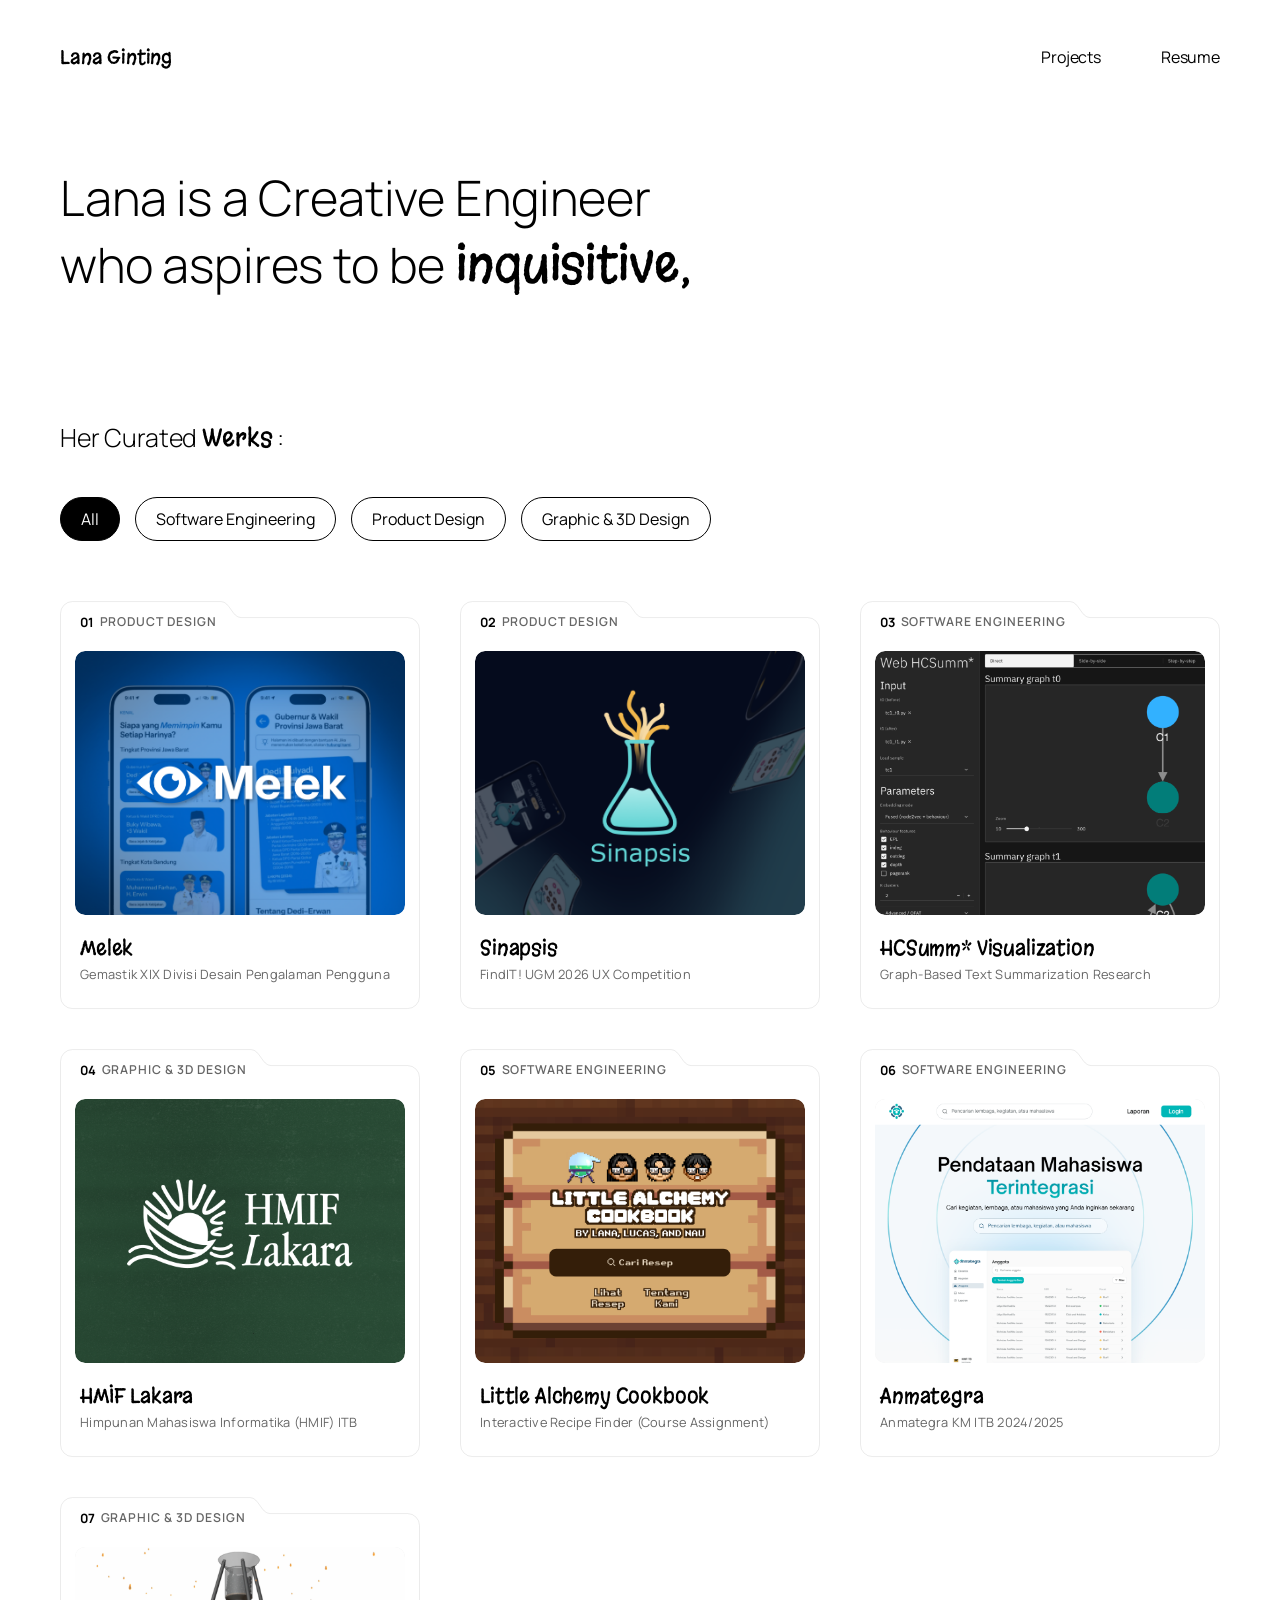
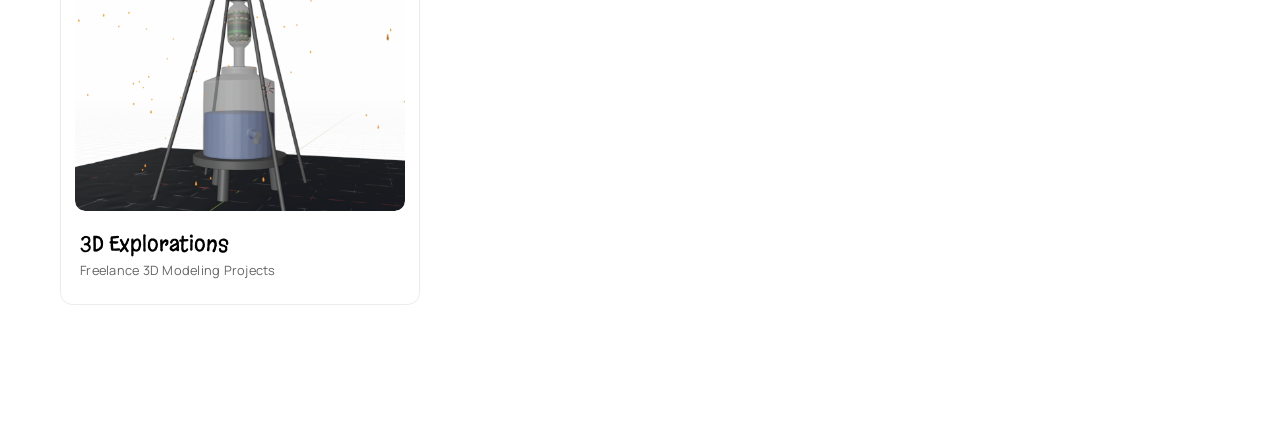
<file: index.html>
<!DOCTYPE html>
<html lang="en">

<head>
    <meta charset="UTF-8" />
    <meta name="viewport" content="width=device-width, initial-scale=1.0" />

    <link rel="preconnect" href="https://fonts.googleapis.com">
    <link rel="preconnect" href="https://fonts.gstatic.com" crossorigin>
    <link href="https://fonts.googleapis.com/css2?family=Manrope:wght@300;400;600;700;800&family=Margarine&display=swap"
        rel="stylesheet">

    <link rel="stylesheet" href="styles.css" />
    <link rel="icon" type="image/png" href="assets/Favicon_Pencil.png" />

    <title>Lana Ginting - Creative Engineer</title>
</head>

<body class="site">
    <header class="site_header">
        <div class="flex flex_between">
            <div class="header_web_name">
                <a href="" class="font-decorative">Lana Ginting</a>
            </div>

            <nav class="site_header_nav">
                <input type="checkbox" id="menu-toggle" class="menu-toggle">
                <label for="menu-toggle" class="hamburger">
                    <span></span>
                    <span></span>
                    <span></span>
                </label>

                <ul role="list" class="right_header flex">
                    <li><a href="#projects" class="nav_link font-primary">Projects</a></li>
                    <li><a href="assets/Resume.pdf" class="nav_link font-primary">Resume</a></li>
                </ul>
            </nav>
        </div>
    </header>

    <section class="hero">
        <h2>Lana is a Creative Engineer</h2>
        <div class="hero_text_changer flex">
            <h2 class="intro_text">who aspires to be </h2>
            <div class="roles_container">
                <span class="role font-decorative">inquisitive,</span>
                <span class="role font-decorative">empathetic,</span>
                <span class="role font-decorative">authentic,</span>
                <span class="role font-decorative">proud.</span>
                <span class="role font-decorative">inquisitive,</span>
            </div>
        </div>
    </section>

    <section id="projects" class="projects">
        <div class="projects_title flex">
            <h5>Her Curated</h5>
            <h5 class="font-decorative">Werks</h5>
            <h5>:</h5>
        </div>

        <div class="project_filters flex">
            <button class="filter active" data-filter="all">All</button>
            <button class="filter" data-filter="software-engineer">Software Engineering</button>
            <button class="filter" data-filter="product-design">Product Design</button>
            <button class="filter" data-filter="graphic-3d-design">Graphic & 3D Design</button>
        </div>

        <div class="grid">
            <a class="card" href="melek.html" data-tags="product-design" data-pill="view">
                <svg class="card_folder_bg" aria-hidden="true">
                    <path class="folder_path" />
                </svg>
                <div class="card_header flex flex_between">
                    <div class="card_index_wrap flex">
                        <span class="card_num font-primary"></span>
                        <!-- <span class="card_divider">/</span> -->
                        <span class="card_category font-primary">Product Design</span>
                    </div>
                </div>
                <div class="thumb thumb-melek">
                    <img src="assets/thumbnails/Melek_Thumbnail.png" alt="Melek Prototype" onerror="this.remove()" />
                </div>
                <div class="card_body">
                    <div class="card_title_row flex flex_between">
                        <h3 class="card_title font-decorative">Melek</h3>
                    </div>
                    <p class="card_sub font-primary">Gemastik XIX Divisi Desain Pengalaman Pengguna</p>
                </div>
            </a>

            <a class="card" href="sinapsis.html" data-tags="product-design" data-pill="view">
                <svg class="card_folder_bg" aria-hidden="true">
                    <path class="folder_path" />
                </svg>
                <div class="card_header flex flex_between">
                    <div class="card_index_wrap flex">
                        <span class="card_num font-primary"></span>
                        <!-- <span class="card_divider">/</span> -->
                        <span class="card_category font-primary">Product Design</span>
                    </div>
                </div>
                <div class="thumb thumb-sinapsis">
                    <img src="assets/thumbnails/Sinapsis_Thumbnail.png" alt="Sinapsis Prototype"
                        onerror="this.remove()" />
                </div>
                <div class="card_body">
                    <div class="card_title_row flex flex_between">
                        <h3 class="card_title font-decorative">Sinapsis</h3>
                    </div>
                    <p class="card_sub font-primary">FindIT! UGM 2026 UX Competition</p>
                </div>
            </a>

            <a class="card" href="hcsumm.html" data-tags="software-engineer" data-pill="view">
                <svg class="card_folder_bg" aria-hidden="true">
                    <path class="folder_path" />
                </svg>
                <div class="card_header flex flex_between">
                    <div class="card_index_wrap flex">
                        <span class="card_num font-primary"></span>
                        <!-- <span class="card_divider">/</span> -->
                        <span class="card_category font-primary">Software Engineering</span>
                    </div>
                </div>
                <div class="thumb thumb-hcsumm">
                    <img src="assets/thumbnails/WebHCSumm_Thumbnail.png" alt="HCSumm* Visualization"
                        onerror="this.remove()" />
                </div>
                <div class="card_body">
                    <div class="card_title_row flex flex_between">
                        <h3 class="card_title font-decorative">HCSumm* Visualization</h3>
                    </div>
                    <p class="card_sub font-primary">Graph-Based Text Summarization Research</p>
                </div>
            </a>

            <a class="card" href="hmiflakara.html" data-tags="graphic-3d-design" data-pill="view">
                <svg class="card_folder_bg" aria-hidden="true">
                    <path class="folder_path" />
                </svg>
                <div class="card_header flex flex_between">
                    <div class="card_index_wrap flex">
                        <span class="card_num font-primary"></span>
                        <!-- <span class="card_divider">/</span> -->
                        <span class="card_category font-primary">Graphic & 3D Design</span>
                    </div>
                </div>
                <div class="thumb thumb-hmiflakara">
                    <img src="assets/thumbnails/HMIFLakara_Thumbnail.png" alt="HMIF Lakara Portfolio"
                        onerror="this.remove()" />
                </div>
                <div class="card_body">
                    <div class="card_title_row flex flex_between">
                        <h3 class="card_title font-decorative">HMIF Lakara</h3>
                    </div>
                    <p class="card_sub font-primary">Himpunan Mahasiswa Informatika (HMIF) ITB</p>
                </div>
            </a>

            <a class="card" href="javascript:void(0)" data-tags="software-engineer" data-pill="view">
                <svg class="card_folder_bg" aria-hidden="true">
                    <path class="folder_path" />
                </svg>
                <div class="card_header flex flex_between">
                    <div class="card_index_wrap flex">
                        <span class="card_num font-primary"></span>
                        <!-- <span class="card_divider">/</span> -->
                        <span class="card_category font-primary">Software Engineering</span>
                    </div>
                </div>
                <div class="thumb thumb-littlealchemy">
                    <img src="assets/thumbnails/LAC_Thumbnail.png" alt="Little Alchemy Cookbook"
                        onerror="this.remove()" />
                    <div class="lock_project">
                        <img src="assets/lock_white.svg" alt="Lock" />
                        <h5>Coming Soon</h5>
                    </div>
                </div>
                <div class="card_body">
                    <div class="card_title_row flex flex_between">
                        <h3 class="card_title font-decorative">Little Alchemy Cookbook</h3>
                    </div>
                    <p class="card_sub font-primary">Interactive Recipe Finder (Course Assignment)</p>
                </div>
            </a>

            <a class="card" href="javascript:void(0)" data-tags="software-engineer" data-pill="view">
                <svg class="card_folder_bg" aria-hidden="true">
                    <path class="folder_path" />
                </svg>
                <div class="card_header flex flex_between">
                    <div class="card_index_wrap flex">
                        <span class="card_num font-primary"></span>
                        <!-- <span class="card_divider">/</span> -->
                        <span class="card_category font-primary">Software Engineering</span>
                    </div>
                </div>
                <div class="thumb thumb-anmategra">
                    <img src="assets/thumbnails/Anmategra_Thumbnail.png" alt="Anmategra" onerror="this.remove()" />
                    <div class="lock_project">
                        <img src="assets/lock_white.svg" alt="Lock" />
                        <h5>Coming Soon</h5>
                    </div>
                </div>
                <div class="card_body">
                    <div class="card_title_row flex flex_between">
                        <h3 class="card_title font-decorative">Anmategra</h3>
                    </div>
                    <p class="card_sub font-primary">Anmategra KM ITB 2024/2025</p>
                </div>
            </a>

            <a class="card" href="3d.html" data-tags="graphic-3d-design" data-pill="view">
                <svg class="card_folder_bg" aria-hidden="true">
                    <path class="folder_path" />
                </svg>
                <div class="card_header flex flex_between">
                    <div class="card_index_wrap flex">
                        <span class="card_num font-primary"></span>
                        <!-- <span class="card_divider">/</span> -->
                        <span class="card_category font-primary">Graphic & 3D Design</span>
                    </div>
                </div>
                <div class="thumb thumb-3d">
                    <img src="assets/thumbnails/3D_Thumbnail.png" alt="3D Designs" onerror="this.remove()" />
                </div>
                <div class="card_body">
                    <div class="card_title_row flex flex_between">
                        <h3 class="card_title font-decorative">3D Explorations</h3>
                    </div>
                    <p class="card_sub font-primary">Freelance 3D Modeling Projects</p>
                </div>
            </a>
        </div>
    </section>

    <script src="js/main.js"></script>

</body>

</html>
</file>
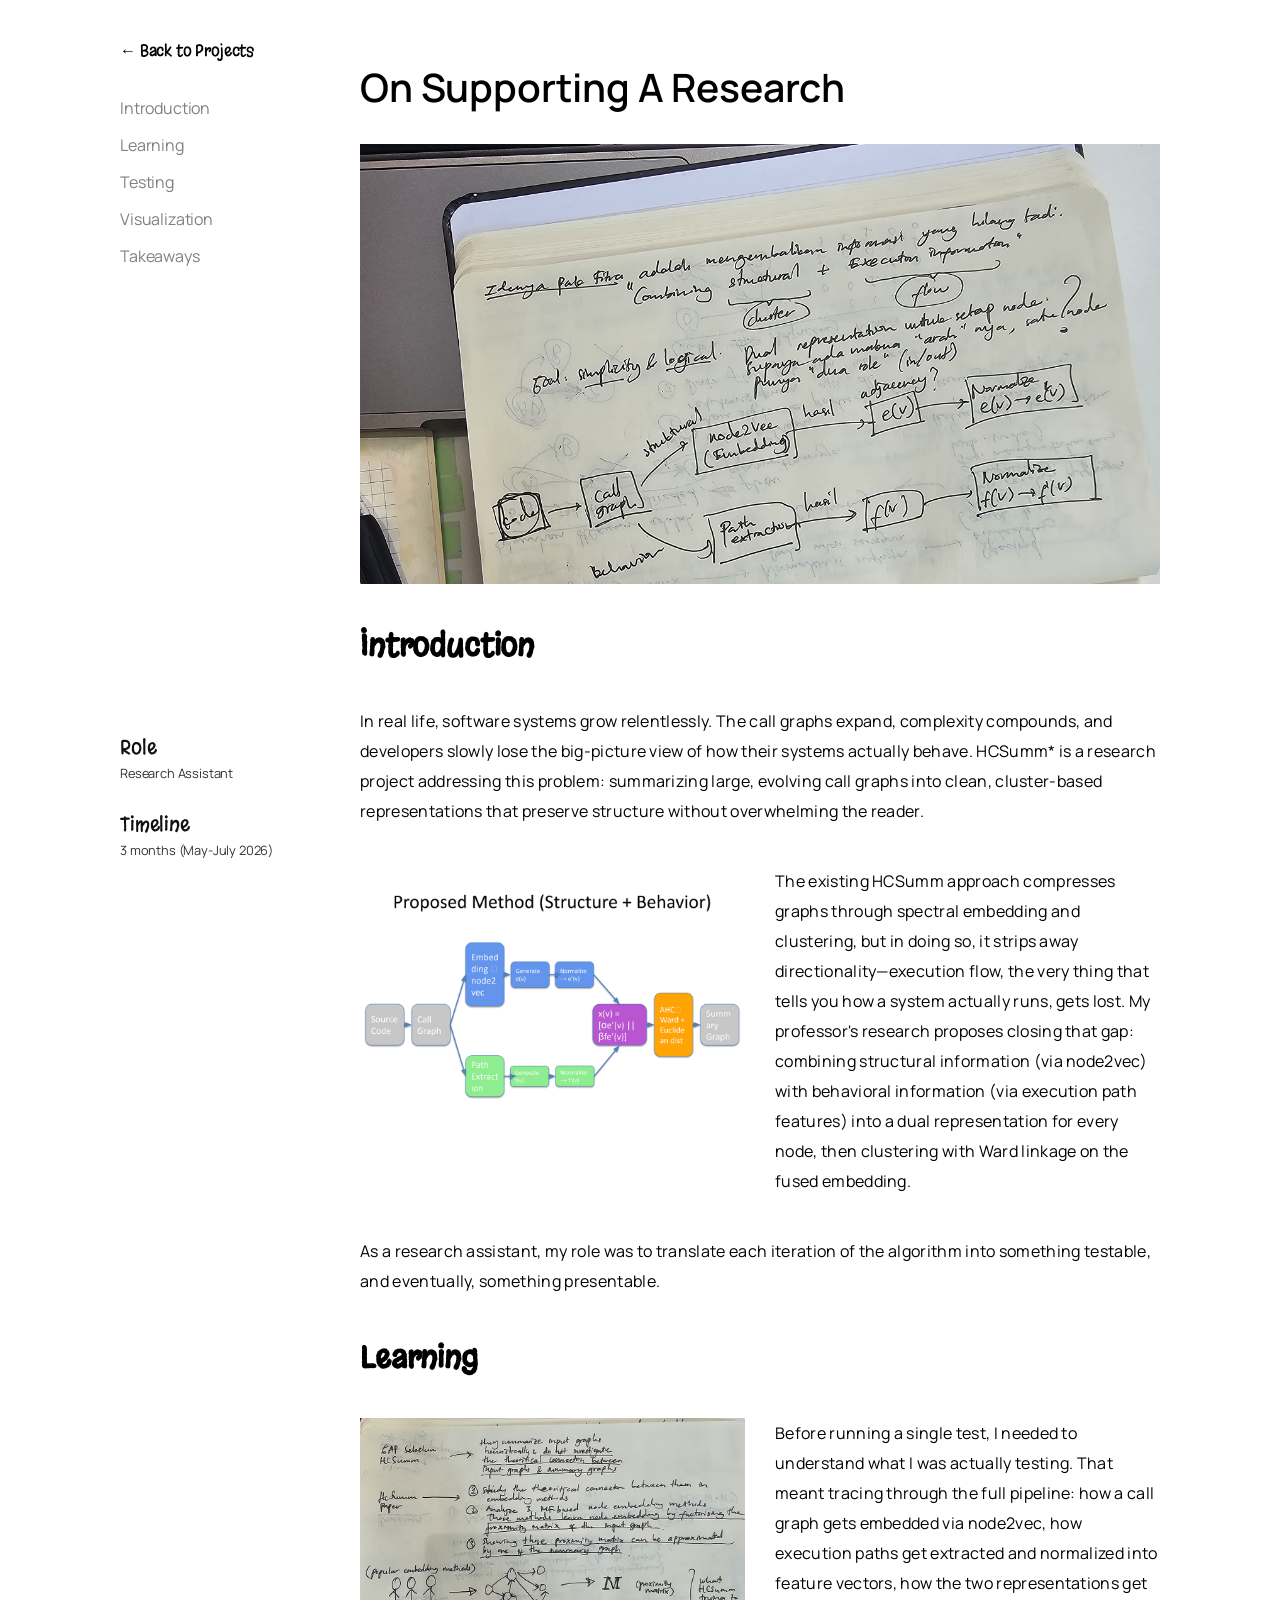
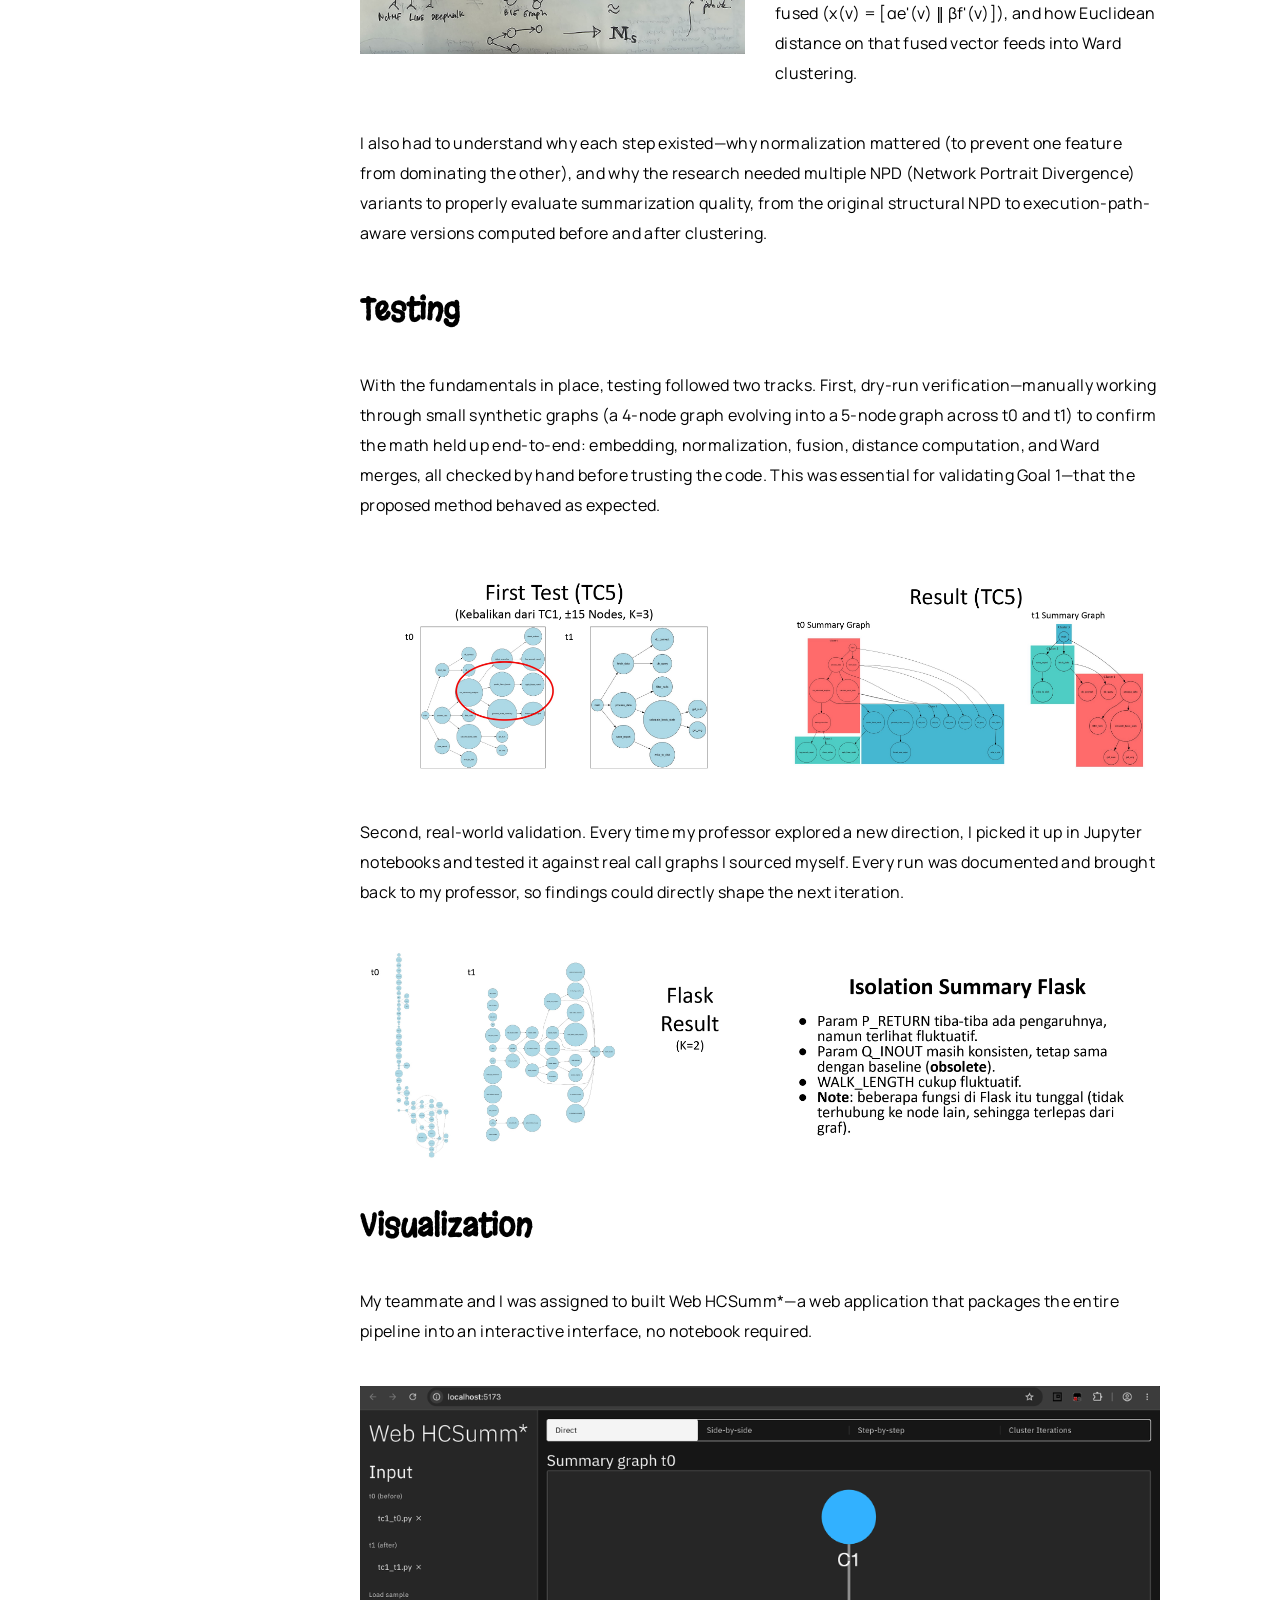
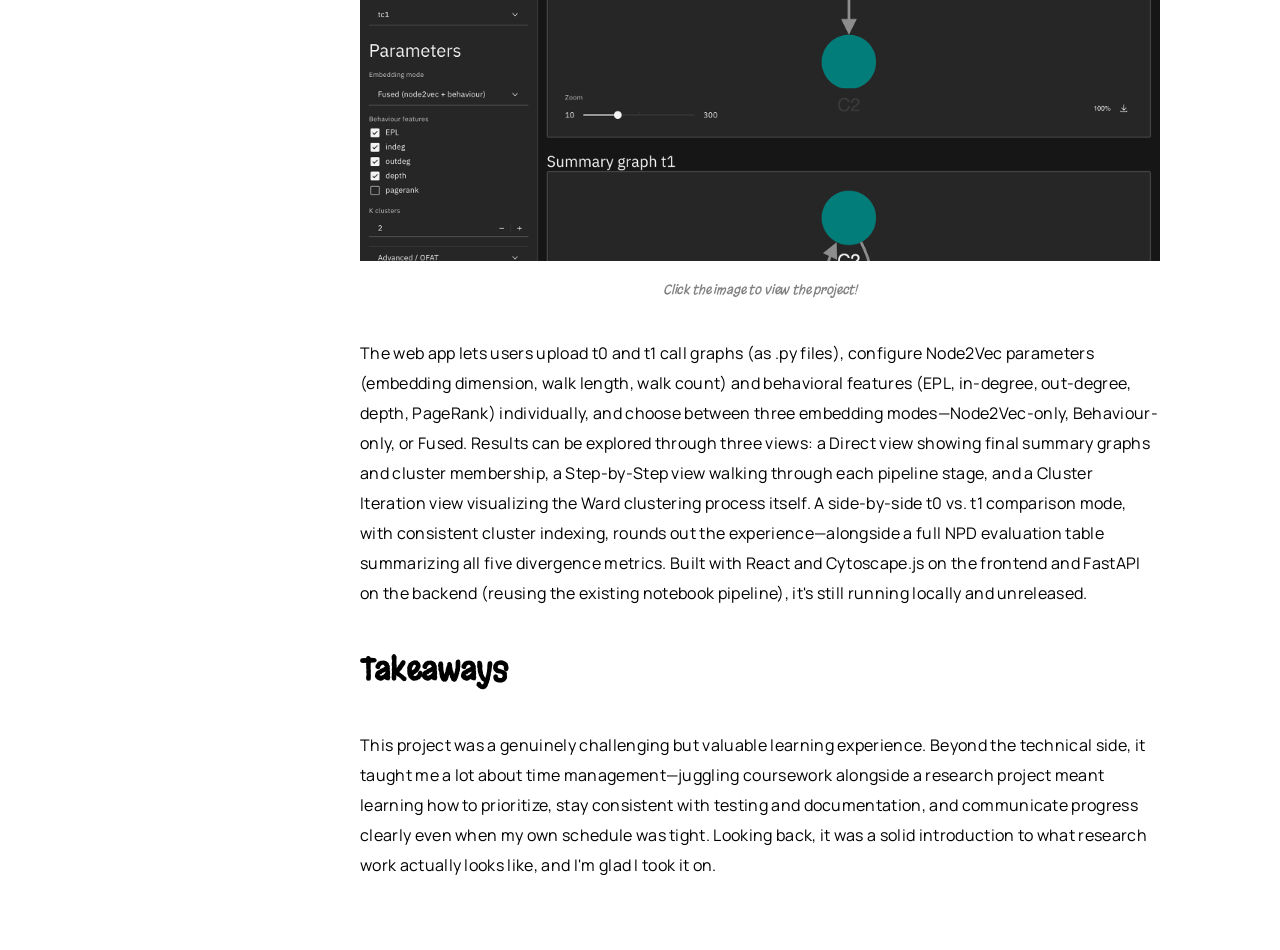
<file: hcsumm.html>
<!DOCTYPE html>
<html lang="en">

<head>
    <meta charset="UTF-8">
    <meta name="viewport" content="width=device-width, initial-scale=1.0">
    <link rel="preconnect" href="https://fonts.googleapis.com">
    <link rel="preconnect" href="https://fonts.gstatic.com" crossorigin>
    <link
        href="https://fonts.googleapis.com/css2?family=Manrope:wght@300;400;600;700;800&family=Margarine&family=Newsreader:ital,opsz,wght@1,6..72,400;1,6..72,500&display=swap"
        rel="stylesheet">
    <link rel="stylesheet" href="styles.css" />
    <link rel="icon" type="image/png" href="assets/Favicon_Pencil.png" />
    <title>HCSumm*</title>
</head>

<body class="site_project_containers hcsumm">
    <aside class="sidebar">
        <div class="sidebar_menu">
            <header class="back_nav font-decorative">
                <a href="index.html#projects">← Back to Projects</a>
            </header>
            <nav class="side_nav font-primary">
                <ul role="list">
                    <li><a href="#introduction">Introduction</a></li>
                    <li><a href="#learning">Learning</a></li>
                    <li><a href="#testing">Testing</a></li>
                    <li><a href="#visualization">Visualization</a></li>
                    <li><a href="#takeaways">Takeaways</a></li>
                </ul>
            </nav>
        </div>

        <div class="sidebar_info font-primary">
            <div class="sidebar_info_item">
                <span class="sidebar_info_label font-decorative">Role</span>
                <span class="sidebar_info_value">Research Assistant</span>
            </div>
            <div class="sidebar_info_item">
                <span class="sidebar_info_label font-decorative">Timeline</span>
                <span class="sidebar_info_value">3 months (May-July 2026)</span>
            </div>
        </div>
    </aside>

    <div class="content">
        <div class="project_title">
            <h3>On Supporting A Research</h3>
        </div>

        <section id="introduction" class="project_desc">
            <img src="assets/hcsumm/Notes.png" alt="Jumbled Notes">
            <h4 class="font-decorative">Introduction</h4>
            <p>In real life, software systems grow relentlessly. The call graphs expand, complexity compounds, and
                developers
                slowly lose
                the big-picture view of how their systems actually behave. HCSumm* is a research project addressing this
                problem: summarizing large, evolving call graphs into clean, cluster-based representations that preserve
                structure without overwhelming the reader.</p>
            <div class="two_images">
                <img src="assets/hcsumm/Proposed_Method.png" alt="Diagram of HCSumm's proposed method.">
                <p>The existing HCSumm approach compresses graphs through spectral embedding and clustering, but in
                    doing
                    so, it strips away directionality—execution flow, the very thing that tells you how a system
                    actually
                    runs, gets lost. My professor's research proposes closing that gap: combining structural information
                    (via node2vec) with behavioral information (via execution path features) into a dual representation
                    for
                    every node, then clustering with Ward linkage on the fused embedding.</p>
            </div>

            <p>As a research assistant, my role was to translate each iteration of the algorithm into something
                testable, and eventually, something presentable.</p>
        </section>

        <section id="learning" class="project_desc">
            <h4 class="font-decorative">Learning</h4>
            <div class="two_images">
                <img src="assets/hcsumm/Notes_2.png" alt="Jumbled Notes">
                <p>Before running a single test, I needed to understand what I was actually testing. That meant tracing
                    through the full pipeline: how a call graph gets embedded via node2vec, how execution paths get
                    extracted and normalized into feature vectors, how the two representations get fused (x(v) = [αe'(v)
                    ‖
                    βf'(v)]), and how Euclidean distance on that fused vector feeds into Ward clustering.</p>
            </div>
            <p>I also had to understand why each step existed—why normalization mattered (to prevent one feature from
                dominating the other), and why the research needed multiple NPD (Network Portrait Divergence) variants
                to properly evaluate summarization quality, from the original structural NPD to execution-path-aware
                versions computed before and after clustering.</p>
        </section>

        <section id="testing" class="project_desc">
            <h4 class="font-decorative">Testing</h4>
            <p>With the fundamentals in place, testing followed two tracks. First, dry-run verification—manually working
                through small synthetic graphs (a 4-node graph evolving into a 5-node graph across t0 and t1) to confirm
                the math held up end-to-end: embedding, normalization, fusion, distance computation, and Ward merges,
                all checked by hand before trusting the code. This was essential for validating Goal 1—that the proposed
                method behaved as expected.</p>
            <div class="two_images">
                <img src="assets/hcsumm/Dry_Run.jpg" alt="Dry Run">
                <img src="assets/hcsumm/Dry_Run_2.jpg" alt="Dry Run">
            </div>
            <p>Second, real-world validation. Every time my professor explored a new direction, I picked it up in
                Jupyter notebooks and tested it against real call graphs I sourced myself. Every run was documented and
                brought back to my professor, so findings could directly shape the next iteration.</p>
            <div class="two_images">
                <img src="assets/hcsumm/Validation_Test.jpg" alt="Validation Test">
                <img src="assets/hcsumm/Validation_Test_2.jpg" alt="Validation Test">
            </div>
        </section>

        <section id="visualization" class="project_desc">
            <h4 class="font-decorative">Visualization</h4>
            <p>My teammate and I
                was assigned to built Web HCSumm*—a web application that packages the entire pipeline into an
                interactive interface, no
                notebook required.</p>
            <figure class="image_caption">
                <a href="https://github.com/sammmine/web-hcsumm-star" target="_blank">
                    <img src="assets/hcsumm/Web.png" alt="Web HCSumm*">
                </a>
                <figcaption class="img_caption font-decorative">Click the image to view the project!</figcaption>
            </figure>
            <p>The web app lets users upload t0 and t1 call graphs (as .py files), configure Node2Vec parameters
                (embedding dimension, walk length, walk count) and behavioral features (EPL, in-degree, out-degree,
                depth, PageRank) individually, and choose between three embedding modes—Node2Vec-only, Behaviour-only,
                or Fused. Results can be explored through three views: a Direct view showing final summary graphs and
                cluster membership, a Step-by-Step view walking through each pipeline stage, and a Cluster Iteration
                view visualizing the Ward clustering process itself. A side-by-side t0 vs. t1 comparison mode, with
                consistent cluster indexing, rounds out the experience—alongside a full NPD evaluation table summarizing
                all five divergence metrics. Built with React and Cytoscape.js on the frontend and FastAPI on the
                backend (reusing the existing notebook pipeline), it's still running locally and unreleased.</p>
        </section>

        <section id="takeaways" class="project_desc">
            <h4 class="font-decorative">Takeaways</h4>
            <p>This project was a genuinely challenging but valuable learning experience. Beyond the technical side, it
                taught me a lot about time management—juggling coursework alongside a research project meant learning
                how to prioritize, stay consistent with testing and documentation, and communicate progress clearly even
                when my own schedule was tight. Looking back, it was a solid introduction to what research work actually
                looks like, and I'm glad I took it on.</p>

        </section>

    </div>
</body>
</file>
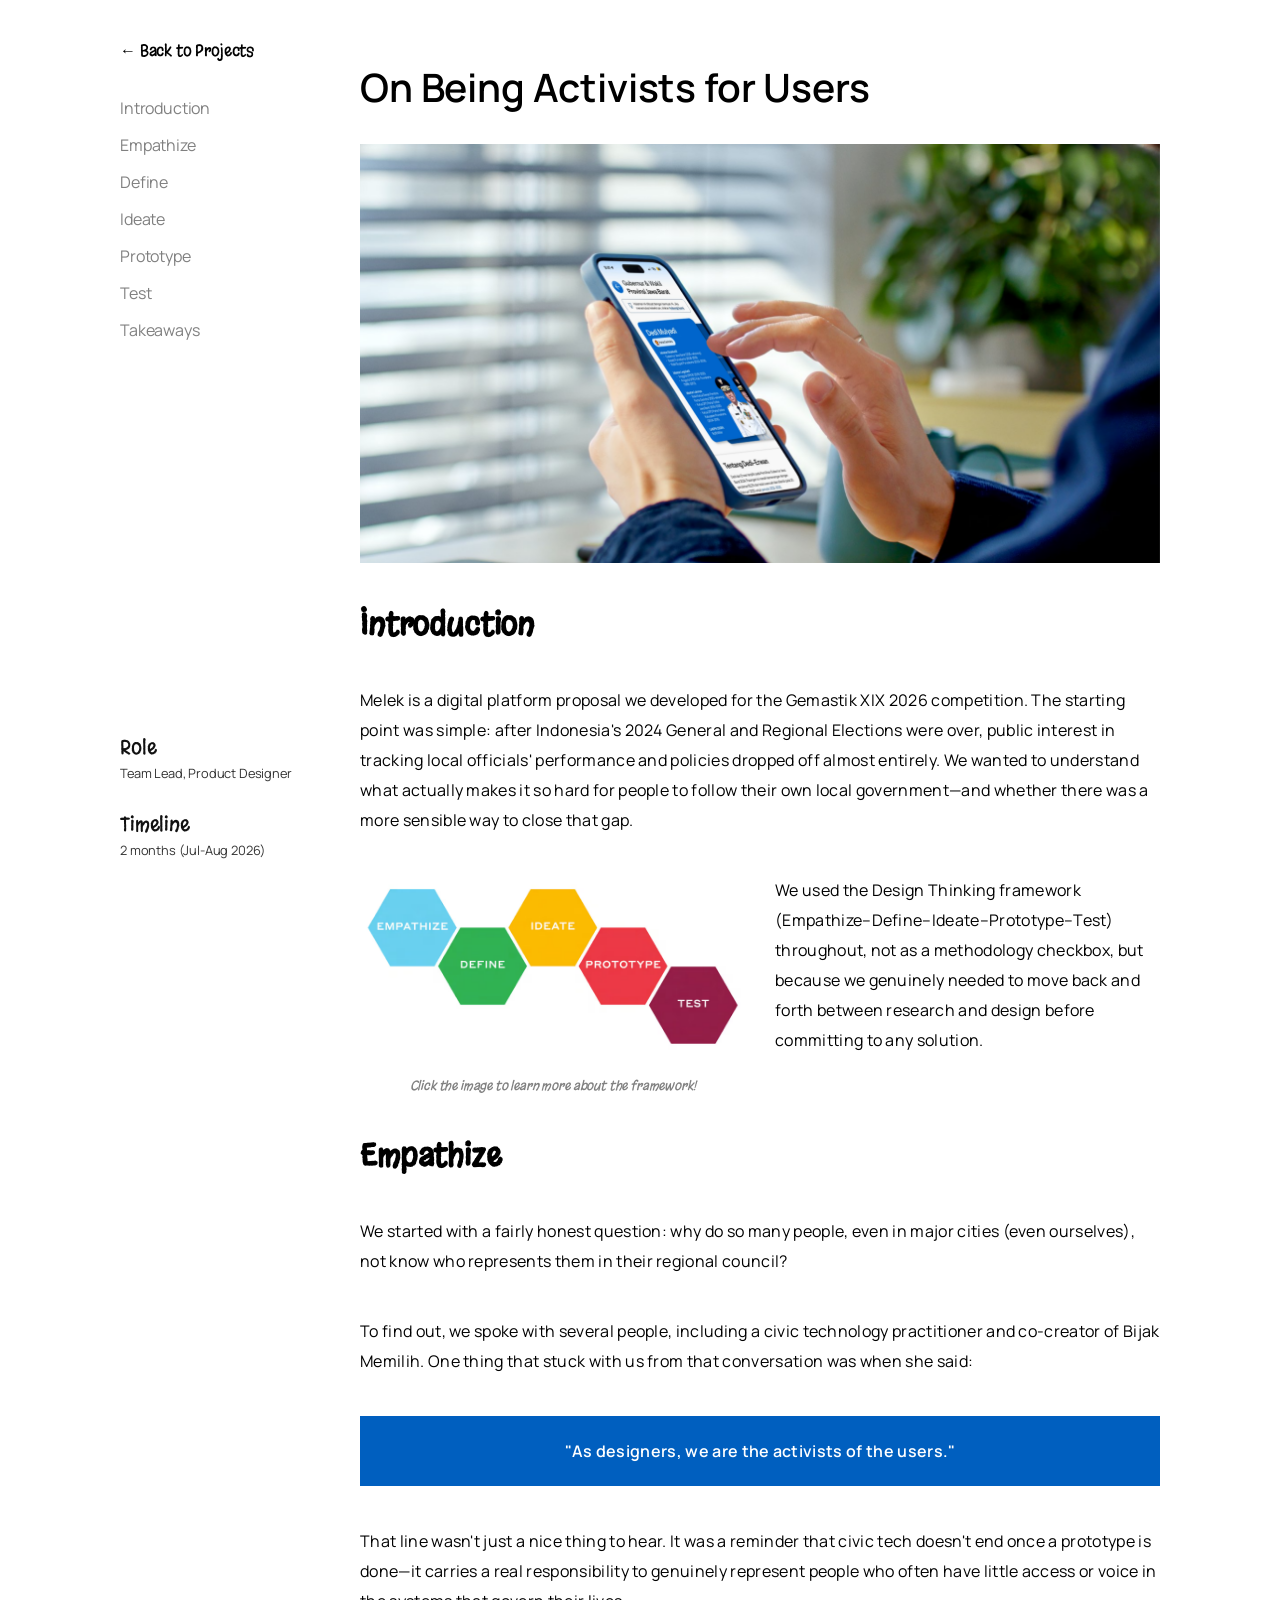
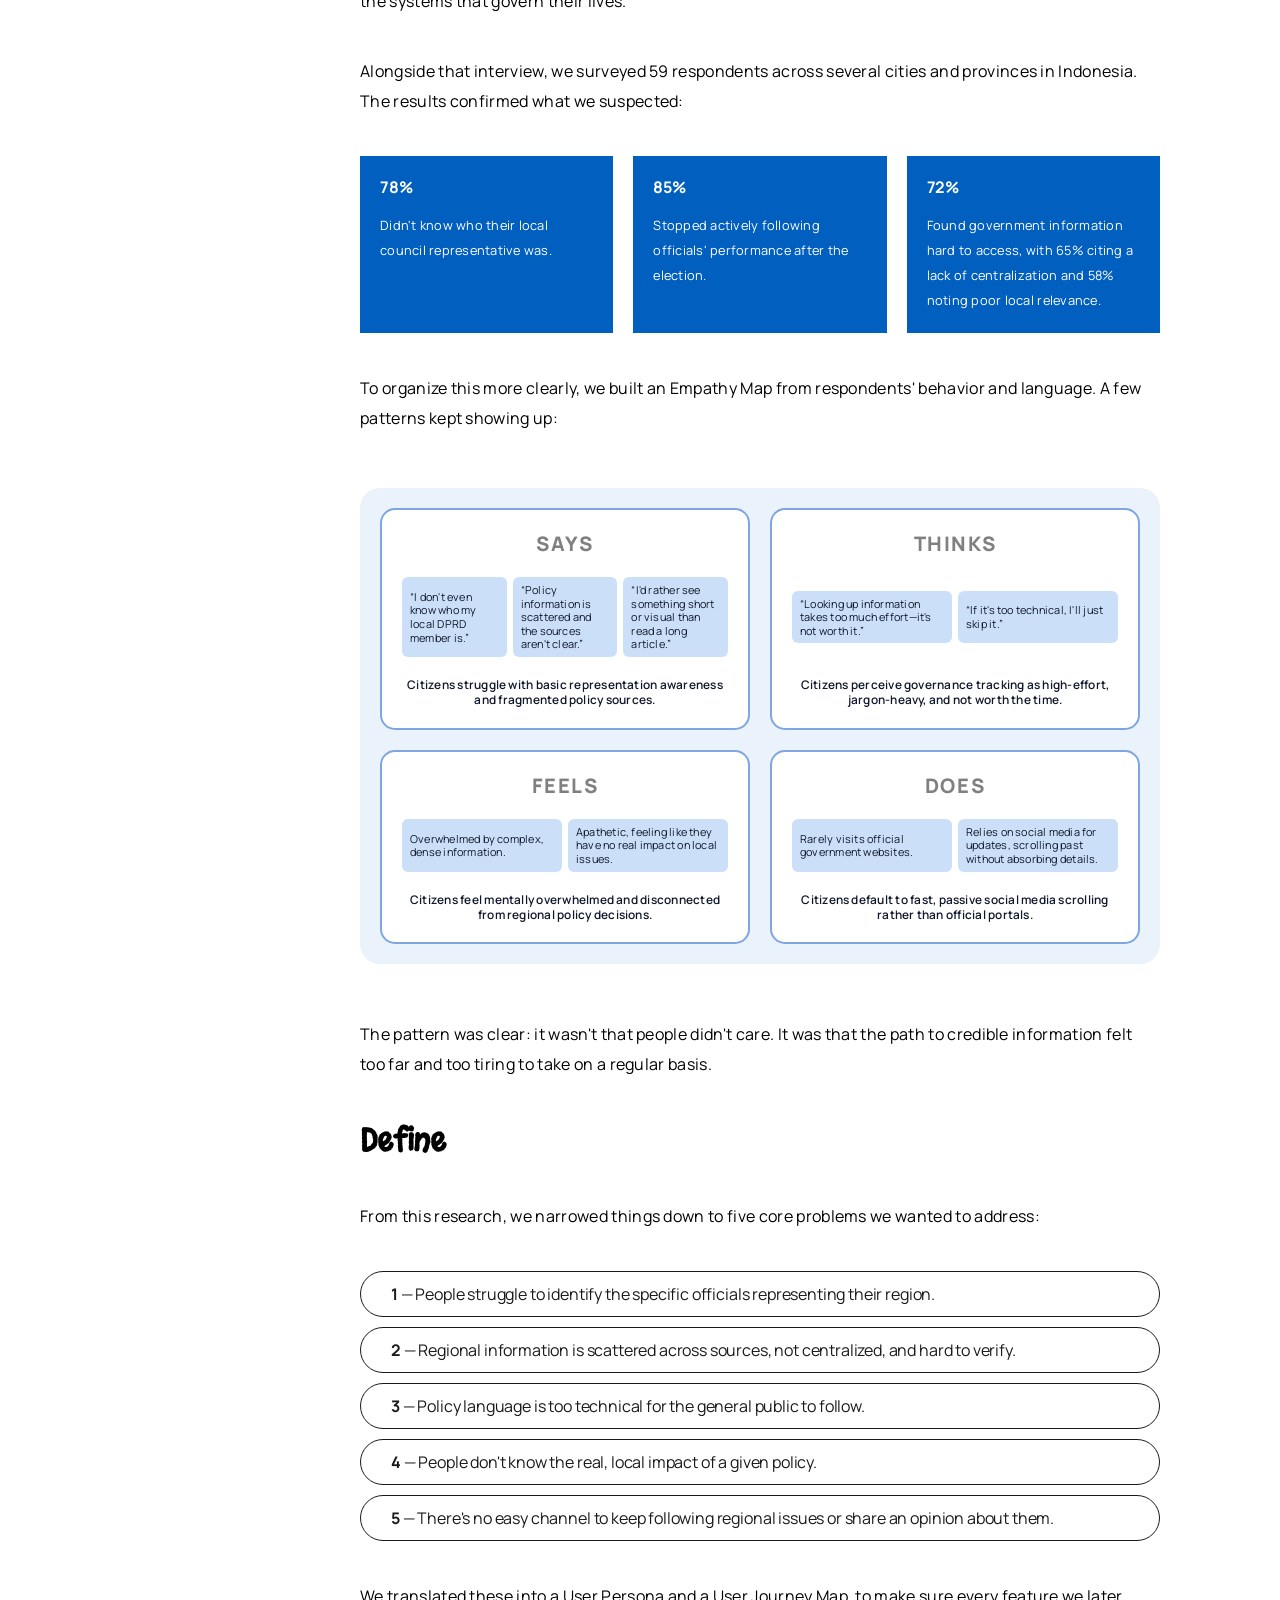
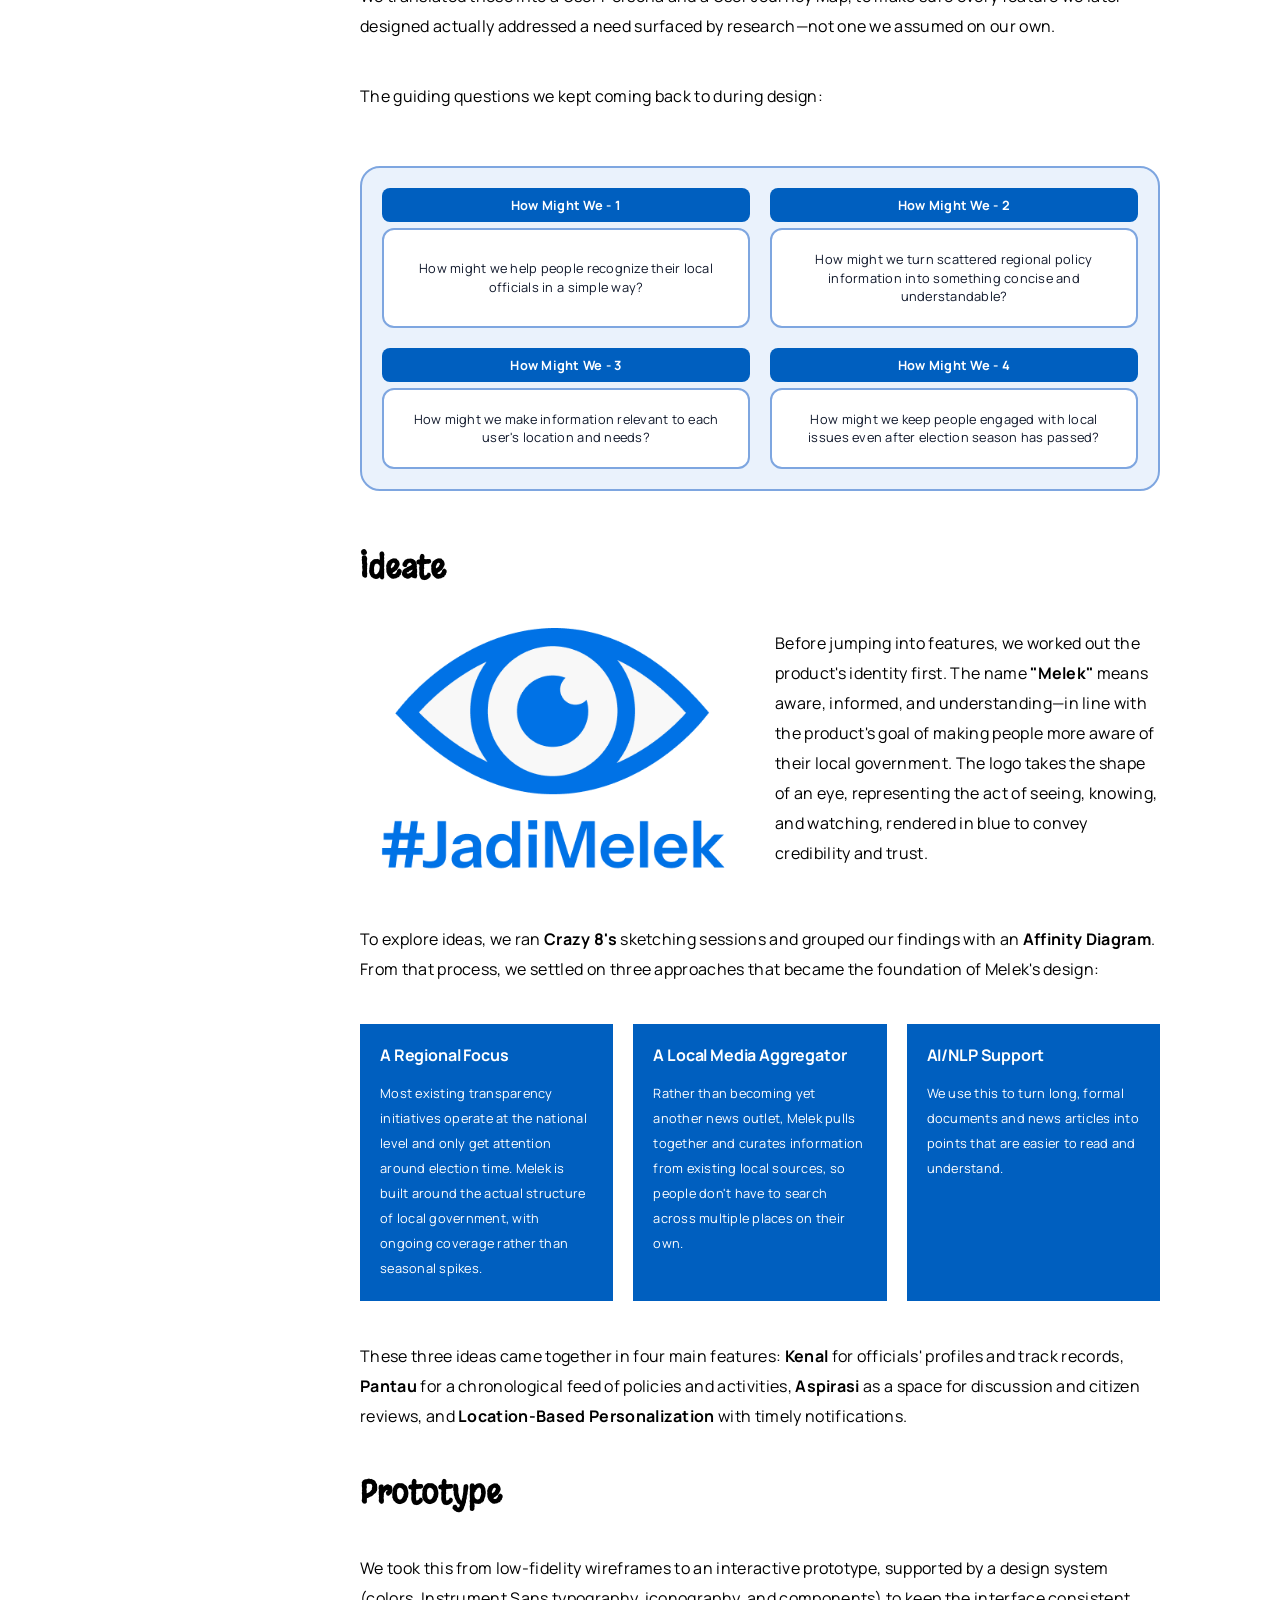
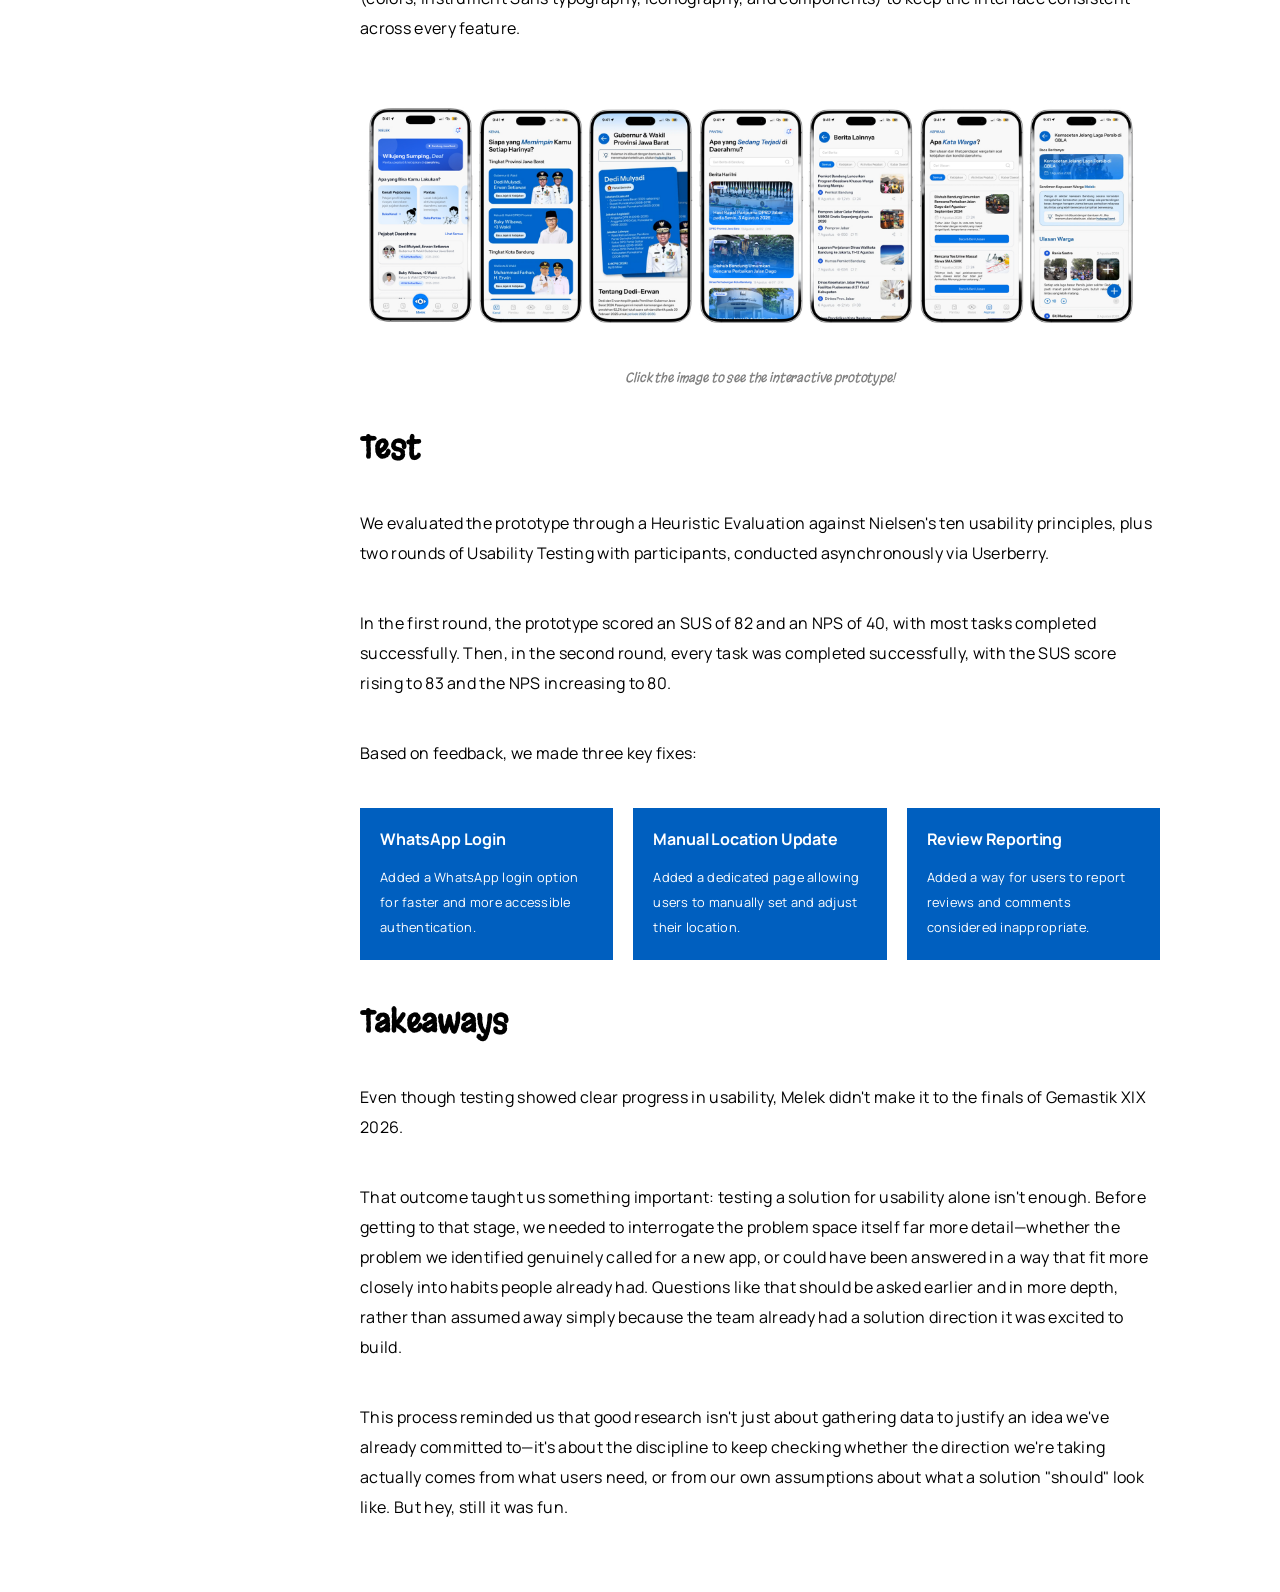
<file: melek.html>
<!DOCTYPE html>
<html lang="en">

<head>
    <meta charset="UTF-8">
    <meta name="viewport" content="width=device-width, initial-scale=1.0">
    <link rel="preconnect" href="https://fonts.googleapis.com">
    <link rel="preconnect" href="https://fonts.gstatic.com" crossorigin>
    <link
        href="https://fonts.googleapis.com/css2?family=Manrope:wght@300;400;600;700;800&family=Margarine&family=Newsreader:ital,opsz,wght@1,6..72,400;1,6..72,500&display=swap"
        rel="stylesheet">
    <link rel="stylesheet" href="styles.css" />
    <link rel="icon" type="image/png" href="assets/Favicon_Pencil.png" />
    <title>Melek - Gemastik XIX UX Design Submission</title>
</head>

<body class="site_project_containers melek">
    <aside class="sidebar">
        <div class="sidebar_menu">
            <header class="back_nav font-decorative">
                <a href="index.html#projects">← Back to Projects</a>
            </header>
            <nav class="side_nav font-primary">
                <ul role="list">
                    <li><a href="#introduction">Introduction</a></li>
                    <li><a href="#empathize">Empathize</a></li>
                    <li><a href="#define">Define</a></li>
                    <li><a href="#ideate">Ideate</a></li>
                    <li><a href="#prototype">Prototype</a></li>
                    <li><a href="#test">Test</a></li>
                    <li><a href="#takeaways">Takeaways</a></li>
                </ul>
            </nav>
        </div>

        <div class="sidebar_info font-primary">
            <div class="sidebar_info_item">
                <span class="sidebar_info_label font-decorative">Role</span>
                <span class="sidebar_info_value">Team Lead, Product Designer</span>
            </div>
            <div class="sidebar_info_item">
                <span class="sidebar_info_label font-decorative">Timeline</span>
                <span class="sidebar_info_value">2 months (Jul-Aug 2026)</span>
            </div>
        </div>
    </aside>

    <div class="content">
        <div class="project_title">
            <h3>On Being Activists for Users</h3>
        </div>

        <section id="introduction" class="project_desc">
            <img src="assets/melek/Photo_Melek.png" alt="Melek Cover" style="align-self: center; margin: 0 auto;">
            <h4 class="font-decorative">Introduction</h4>
            <p>Melek is a digital platform proposal we developed for the Gemastik XIX 2026 competition. The starting
                point was simple: after Indonesia's 2024 General and Regional Elections were over, public interest in
                tracking local officials' performance and policies dropped off almost entirely. We wanted to understand
                what actually makes it so hard for people to follow their own local government—and whether there was a
                more sensible way to close that gap.</p>
            <div class="dd_section">
                <figure class="image_caption">
                    <a href="https://uxdesign.cc/how-to-solve-problems-applying-a-uxdesign-designthinking-hcd-or-any-design-process-from-scratch-v2-aa16e2dd550b"
                        target="_blank">
                        <img src="assets/melek/Design_Thinking.png" alt="Design_Thinking_Framework">
                    </a>
                    <figcaption class="img_caption font-decorative">Click the image to learn more about the framework!
                    </figcaption>
                </figure>
                <p>We used the Design Thinking framework (Empathize–Define–Ideate–Prototype–Test) throughout, not as a
                    methodology checkbox, but because we genuinely needed to move back and forth between research and
                    design before committing to any solution.</p>
            </div>
        </section>

        <section id="empathize" class="project_desc">
            <h4 class="font-decorative">Empathize</h4>
            <p>We started with a fairly honest question: why do so many people, even in major cities (even ourselves),
                not know who
                represents them in their regional council?</p>
            <p>To find out, we spoke with several people, including a civic technology practitioner and co-creator of
                Bijak Memilih. One thing that stuck with us from that conversation was when she said:</p>
            <div class="highlight_box">
                <p>"As designers, we are the activists of the users."</p>
            </div>
            <p>That line wasn't just a nice thing to hear. It was a reminder that civic tech doesn't end once a
                prototype is done—it carries a real responsibility to genuinely represent people who often have little
                access or voice in the systems that govern their lives.</p>
            <p>Alongside that interview, we surveyed 59 respondents across several cities and provinces in Indonesia.
                The results confirmed what we suspected:</p>
            <div class="themes">
                <div class="theme_box cols-3">
                    <div class="theme_box_text">
                        <h6>78%</h6>
                        <p>Didn't know who their local council representative was.</p>
                    </div>
                    <div class="theme_box_text">
                        <h6>85%</h6>
                        <p>Stopped actively following officials' performance after the election.</p>
                    </div>
                    <div class="theme_box_text">
                        <h6>72%</h6>
                        <p>Found government information hard to access, with 65% citing a lack of centralization and 58%
                            noting poor local relevance.</p>
                    </div>
                </div>
            </div>

            <p>To organize this more clearly, we built an Empathy Map from respondents' behavior and language. A few
                patterns kept showing up:</p>

            <div class="empathy_map">
                <div class="empathy_grid">
                    <div class="empathy_quadrant">
                        <h5 class="empathy_title">Says</h5>
                        <div class="empathy_notes">
                            <div class="empathy_note">
                                <p>“I don't even know who my local DPRD member is.”</p>
                            </div>
                            <div class="empathy_note">
                                <p>“Policy information is scattered and the sources aren't clear.”</p>
                            </div>
                            <div class="empathy_note">
                                <p>“I'd rather see something short or visual than read a long article.”</p>
                            </div>
                        </div>
                        <p class="empathy_summary">Citizens struggle with basic representation awareness and fragmented
                            policy sources.</p>
                    </div>

                    <div class="empathy_quadrant">
                        <h5 class="empathy_title">Thinks</h5>
                        <div class="empathy_notes cols-2">
                            <div class="empathy_note">
                                <p>“Looking up information takes too much effort—it's not worth it.”</p>
                            </div>
                            <div class="empathy_note">
                                <p>“If it's too technical, I'll just skip it.”</p>
                            </div>
                        </div>
                        <p class="empathy_summary">Citizens perceive governance tracking as high-effort, jargon-heavy,
                            and not worth the time.</p>
                    </div>

                    <div class="empathy_quadrant">
                        <h5 class="empathy_title">Feels</h5>
                        <div class="empathy_notes cols-2">
                            <div class="empathy_note">
                                <p>Overwhelmed by complex, dense information.</p>
                            </div>
                            <div class="empathy_note">
                                <p>Apathetic, feeling like they have no real impact on local issues.</p>
                            </div>
                        </div>
                        <p class="empathy_summary">Citizens feel mentally overwhelmed and disconnected from regional
                            policy decisions.</p>
                    </div>

                    <div class="empathy_quadrant">
                        <h5 class="empathy_title">Does</h5>
                        <div class="empathy_notes cols-2">
                            <div class="empathy_note">
                                <p>Rarely visits official government websites.</p>
                            </div>
                            <div class="empathy_note">
                                <p>Relies on social media for updates, scrolling past without absorbing details.</p>
                            </div>
                        </div>
                        <p class="empathy_summary">Citizens default to fast, passive social media scrolling rather than
                            official portals.</p>
                    </div>
                </div>
            </div>

            <p>The pattern was clear: it wasn't that people didn't care. It was that the path to credible information
                felt too far and too tiring to take on a regular basis.</p>
        </section>

        <section id="define" class="project_desc">
            <h4 class="font-decorative">Define</h4>
            <p>From this research, we narrowed things down to five core problems we wanted to address:</p>

            <div class="pill_list">
                <div class="pill_item">
                    <strong>1</strong> — People struggle to identify the specific officials representing their region.
                </div>
                <div class="pill_item">
                    <strong>2</strong> — Regional information is scattered across sources, not centralized, and hard to
                    verify.
                </div>
                <div class="pill_item">
                    <strong>3</strong> — Policy language is too technical for the general public to follow.
                </div>
                <div class="pill_item">
                    <strong>4</strong> — People don't know the real, local impact of a given policy.
                </div>
                <div class="pill_item">
                    <strong>5</strong> — There's no easy channel to keep following regional issues or share an opinion
                    about them.
                </div>
            </div>

            <p>We translated these into a User Persona and a User Journey Map, to make sure every feature we later
                designed actually addressed a need surfaced by research—not one we assumed on our own.</p>

            <p>The guiding questions we kept coming back to during design:</p>

            <div class="hmw_container">
                <div class="hmw_grid cols-2">
                    <div class="hmw_card">
                        <div class="hmw_badge">How Might We - 1</div>
                        <div class="hmw_body">
                            <p>How might we help people recognize their local officials in a simple way?</p>
                        </div>
                    </div>

                    <div class="hmw_card">
                        <div class="hmw_badge">How Might We - 2</div>
                        <div class="hmw_body">
                            <p>How might we turn scattered regional policy information into something concise and
                                understandable?</p>
                        </div>
                    </div>

                    <div class="hmw_card">
                        <div class="hmw_badge">How Might We - 3</div>
                        <div class="hmw_body">
                            <p>How might we make information relevant to each user's location and needs?</p>
                        </div>
                    </div>

                    <div class="hmw_card">
                        <div class="hmw_badge">How Might We - 4</div>
                        <div class="hmw_body">
                            <p>How might we keep people engaged with local issues even after election season has passed?
                            </p>
                        </div>
                    </div>
                </div>
            </div>
        </section>

        <section id="ideate" class="project_desc">
            <h4 class="font-decorative">Ideate</h4>
            <div class="two_images">
                <img src="assets/melek/Logo.png" alt="Melek Logo">
                <p>Before jumping into features, we worked out the product's identity first. The name
                    <strong>"Melek"</strong> means aware, informed, and understanding—in line with the product's goal of
                    making people more aware of their local government. The logo takes the shape of an eye, representing
                    the
                    act of seeing, knowing, and watching, rendered in blue to convey credibility and trust.
                </p>
            </div>
            <p>To explore ideas, we ran <strong>Crazy 8's</strong> sketching sessions and grouped our findings with an
                <strong>Affinity Diagram</strong>. From that process, we settled on three approaches that became the
                foundation of Melek's design:
            </p>

            <div class="themes">
                <div class="theme_box cols-3">
                    <div class="theme_box_text">
                        <h6>A Regional Focus</h6>
                        <p>Most existing transparency initiatives operate at the national level and only get attention
                            around election time. Melek is built around the actual structure of local government, with
                            ongoing coverage rather than seasonal spikes.</p>
                    </div>
                    <div class="theme_box_text">
                        <h6>A Local Media Aggregator</h6>
                        <p>Rather than becoming yet another news outlet, Melek pulls together and curates information
                            from existing local sources, so people don't have to search across multiple places on their
                            own.</p>
                    </div>
                    <div class="theme_box_text">
                        <h6>AI/NLP Support</h6>
                        <p>We use this to turn long, formal documents and news articles into points that are easier to
                            read and understand.</p>
                    </div>
                </div>
            </div>

            <p>These three ideas came together in four main features: <strong>Kenal</strong> for officials' profiles and
                track records, <strong>Pantau</strong> for a chronological feed of policies and activities,
                <strong>Aspirasi</strong> as a space for discussion and citizen reviews, and <strong>Location-Based
                    Personalization</strong> with timely notifications.
            </p>
        </section>

        <section id="prototype" class="project_desc">
            <h4 class="font-decorative">Prototype</h4>
            <p>We took this from low-fidelity wireframes to an interactive prototype, supported by a design system
                (colors, Instrument Sans typography, iconography, and components) to keep the interface consistent
                across every feature.</p>
            <figure class="image_caption">
                <a href="https://www.figma.com/proto/AZbEiYklhwfEQgT15dtZi1/Melek---Gemastik-XIX-2026?node-id=121-5048&viewport=104%2C774%2C0.14&t=DUUjOyrVnFEAUXOc-9&scaling=scale-down&content-scaling=fixed&starting-point-node-id=121%3A5048&show-proto-sidebar=1&page-id=9%3A4"
                    target="_blank">
                    <img src="assets/melek/Prototype.jpg" alt="Melek Prototype">
                </a>
                <figcaption class="img_caption font-decorative">Click the image to see the interactive prototype!
                </figcaption>
            </figure>
        </section>

        <section id="test" class="project_desc">
            <h4 class="font-decorative">Test</h4>
            <p>We evaluated the prototype through a Heuristic Evaluation against Nielsen's ten usability principles,
                plus two rounds of Usability Testing with participants, conducted asynchronously via Userberry.</p>
            <p> In the first round, the prototype scored an SUS of 82 and an NPS of 40, with most tasks completed
                successfully. Then, in the second round, every task was completed successfully, with the SUS score
                rising to 83 and the NPS increasing to 80.</p>
            <p>Based on feedback, we made three key fixes:</p>
            <div class="themes">
                <div class="theme_box cols-3">
                    <div class="theme_box_text">
                        <h6>WhatsApp Login</h6>
                        <p>Added a WhatsApp login option for faster and more accessible authentication.</p>
                    </div>
                    <div class="theme_box_text">
                        <h6>Manual Location Update</h6>
                        <p>Added a dedicated page allowing users to manually set and adjust their location.</p>
                    </div>
                    <div class="theme_box_text">
                        <h6>Review Reporting</h6>
                        <p>Added a way for users to report reviews and comments considered inappropriate.</p>
                    </div>
                </div>
            </div>
        </section>

        <section id="takeaways" class="project_desc">
            <h4 class="font-decorative">Takeaways</h4>
            <p>Even though testing showed clear progress in usability, Melek didn't make it to
                the finals of Gemastik XIX 2026.</p>
            <p>That outcome taught us something important: testing a solution for usability alone isn't enough. Before
                getting to that stage, we needed to interrogate the problem space itself far more detail—whether the
                problem we identified genuinely called for a new app, or could have been answered in a way that fit more
                closely into habits people already had. Questions like that should be asked earlier and in more depth,
                rather than assumed away simply because the team already had a solution direction it was excited to
                build.</p>
            <p>This process reminded us that good research isn't just about gathering data to justify an idea we've
                already committed to—it's about the discipline to keep checking whether the direction we're taking
                actually comes from what users need, or from our own assumptions about what a solution "should" look
                like. But hey, still it was fun.</p>
        </section>

    </div>



</body>
</file>
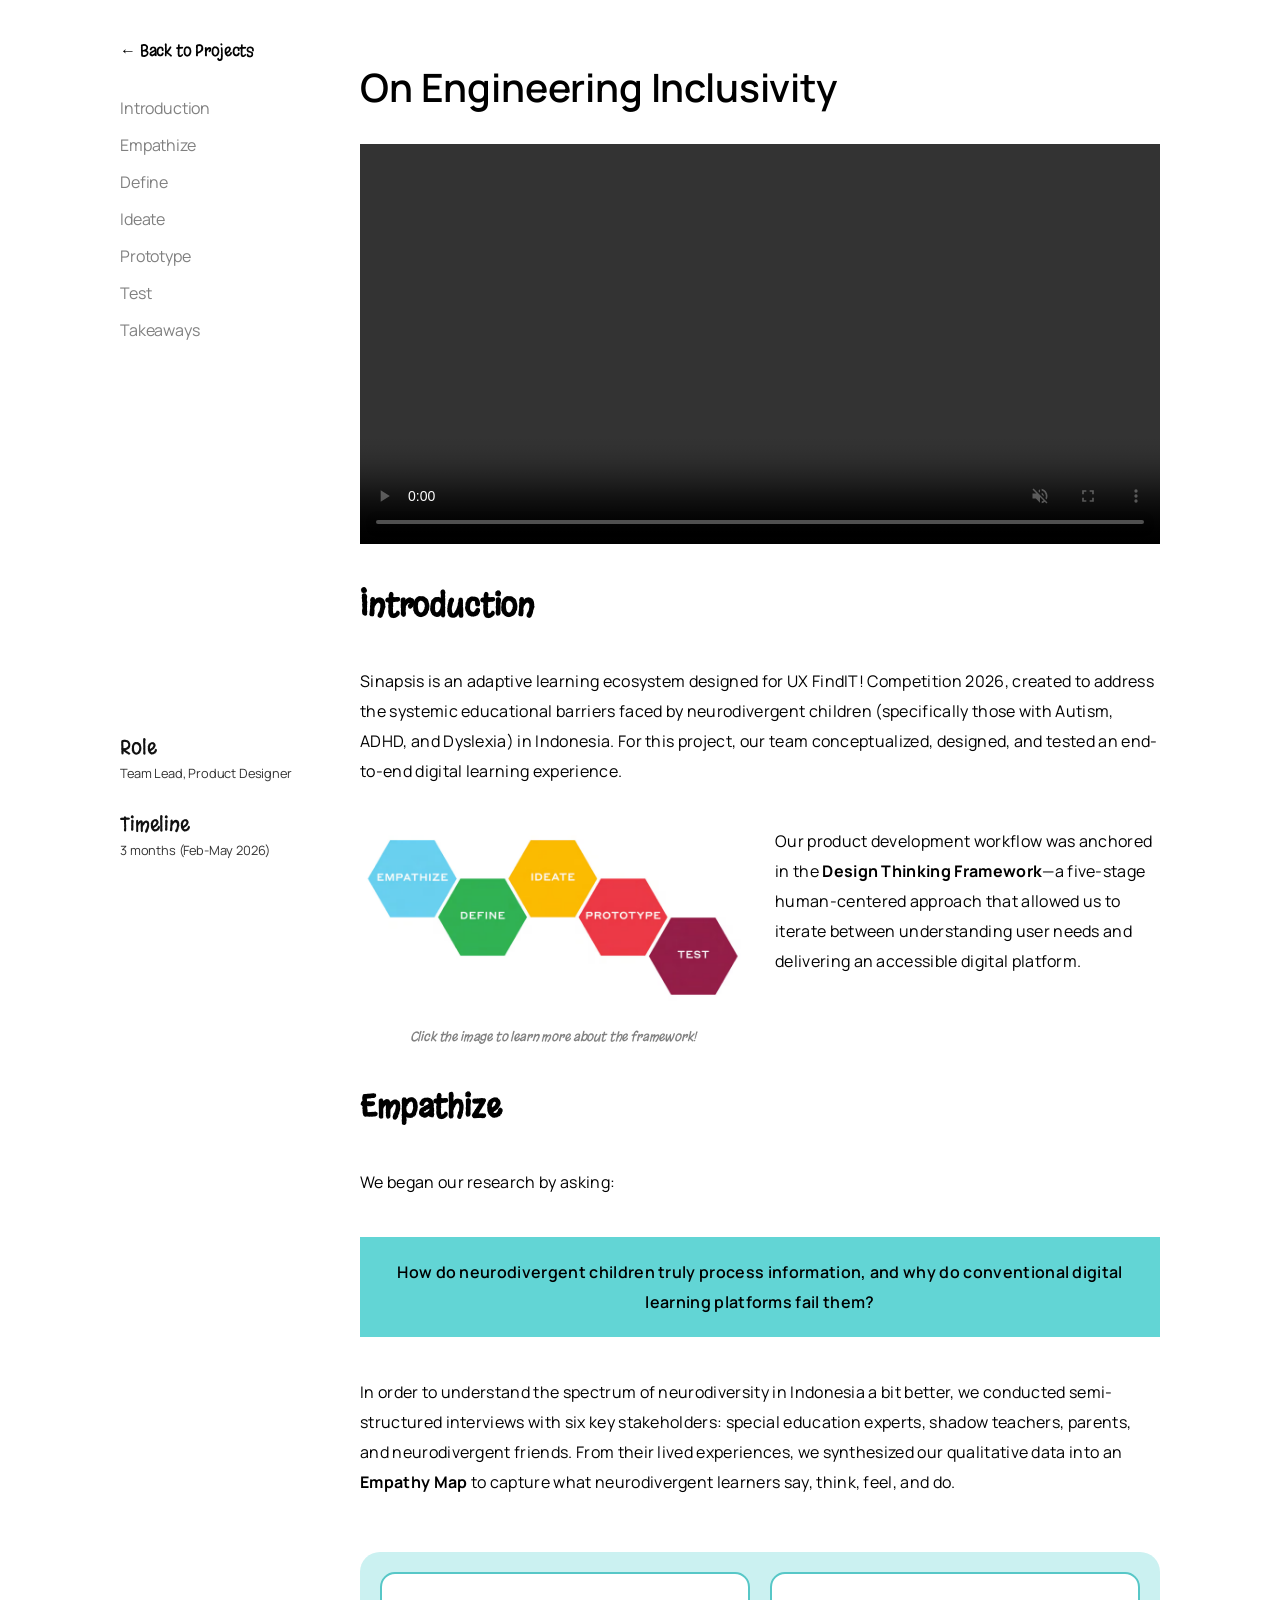
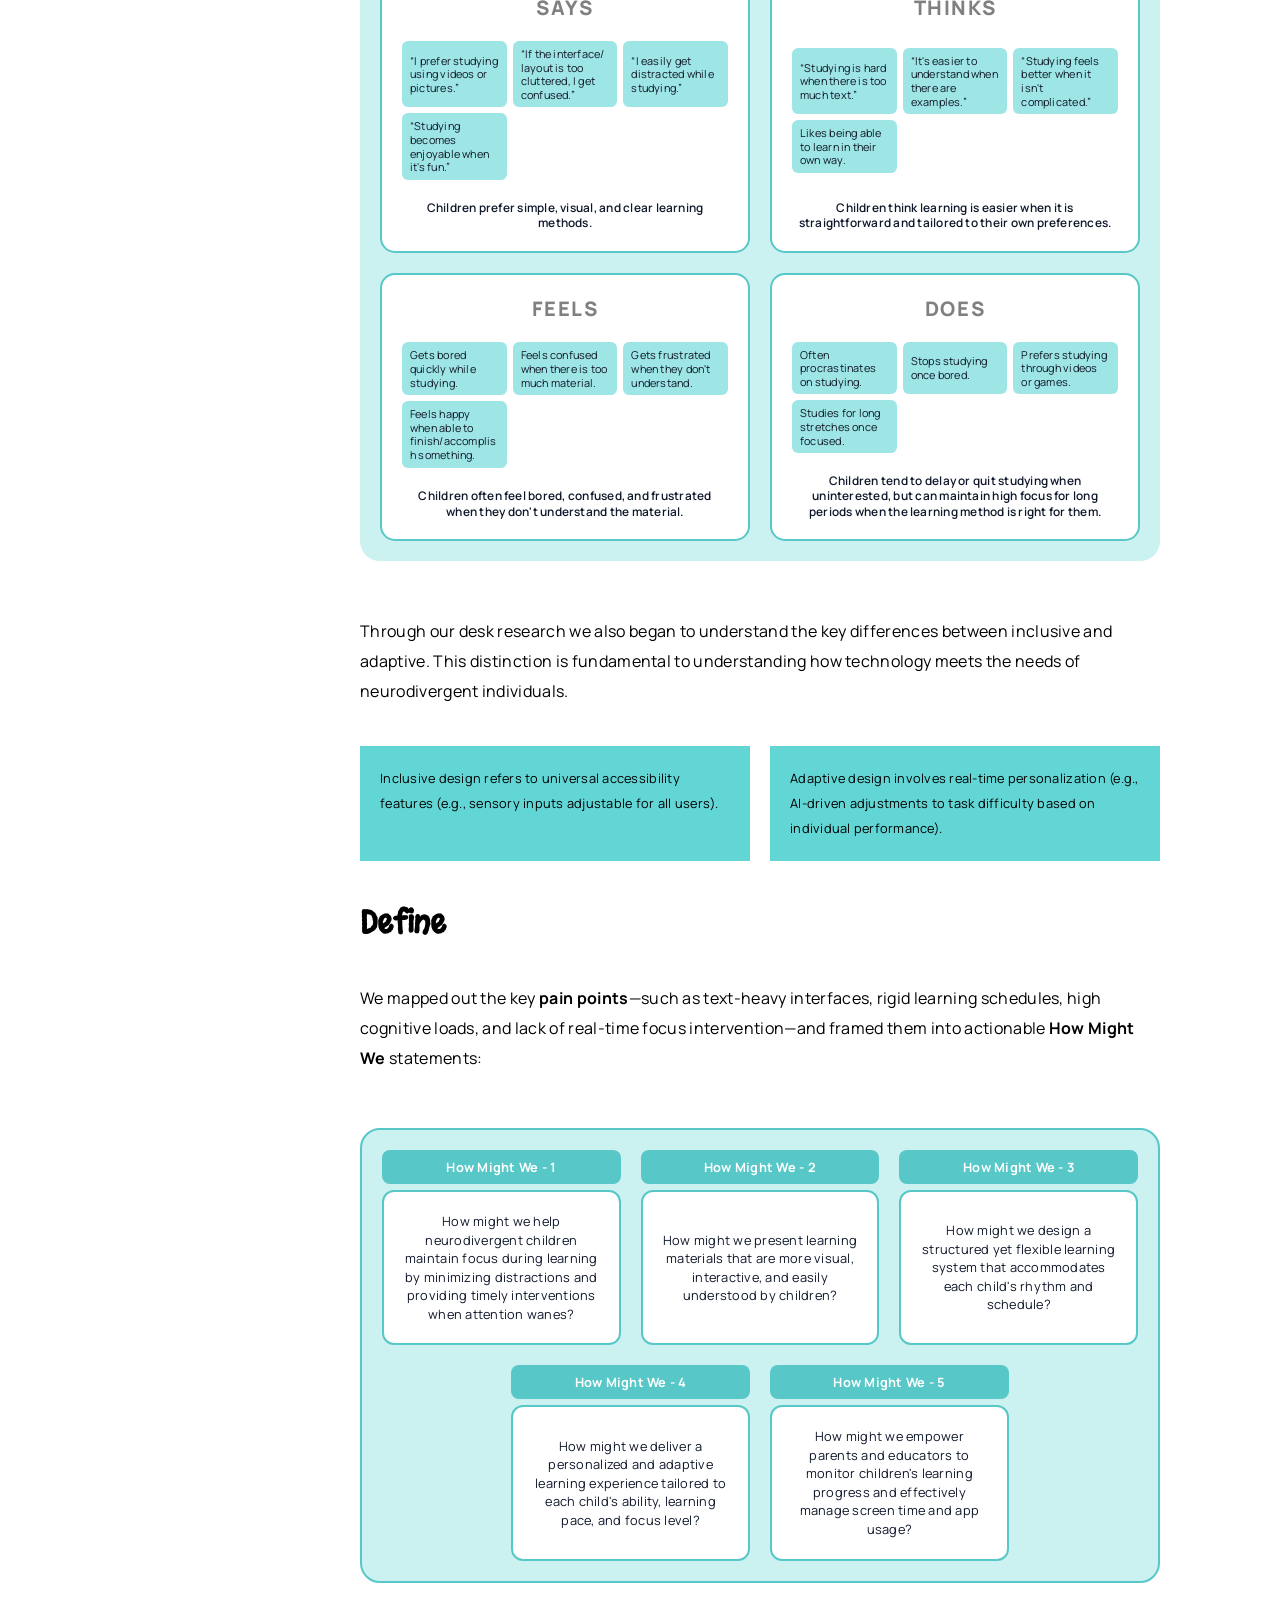
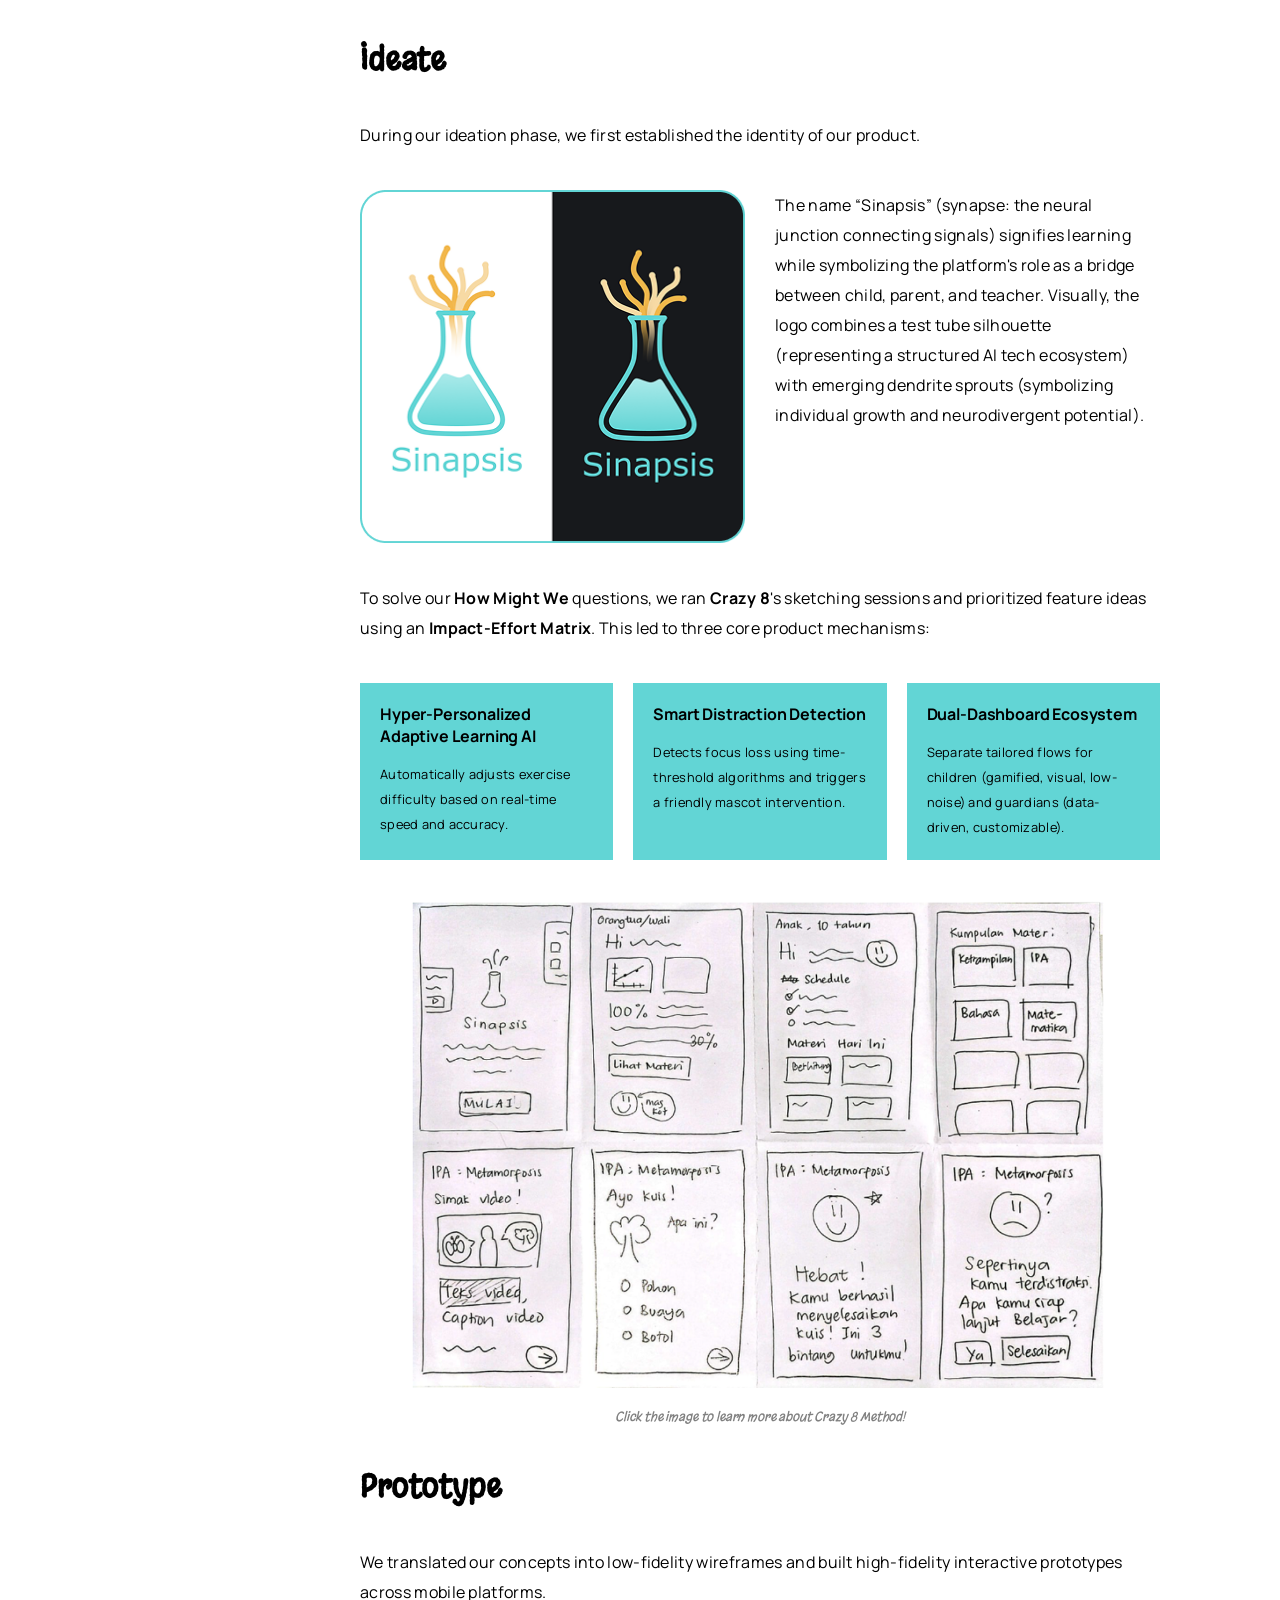
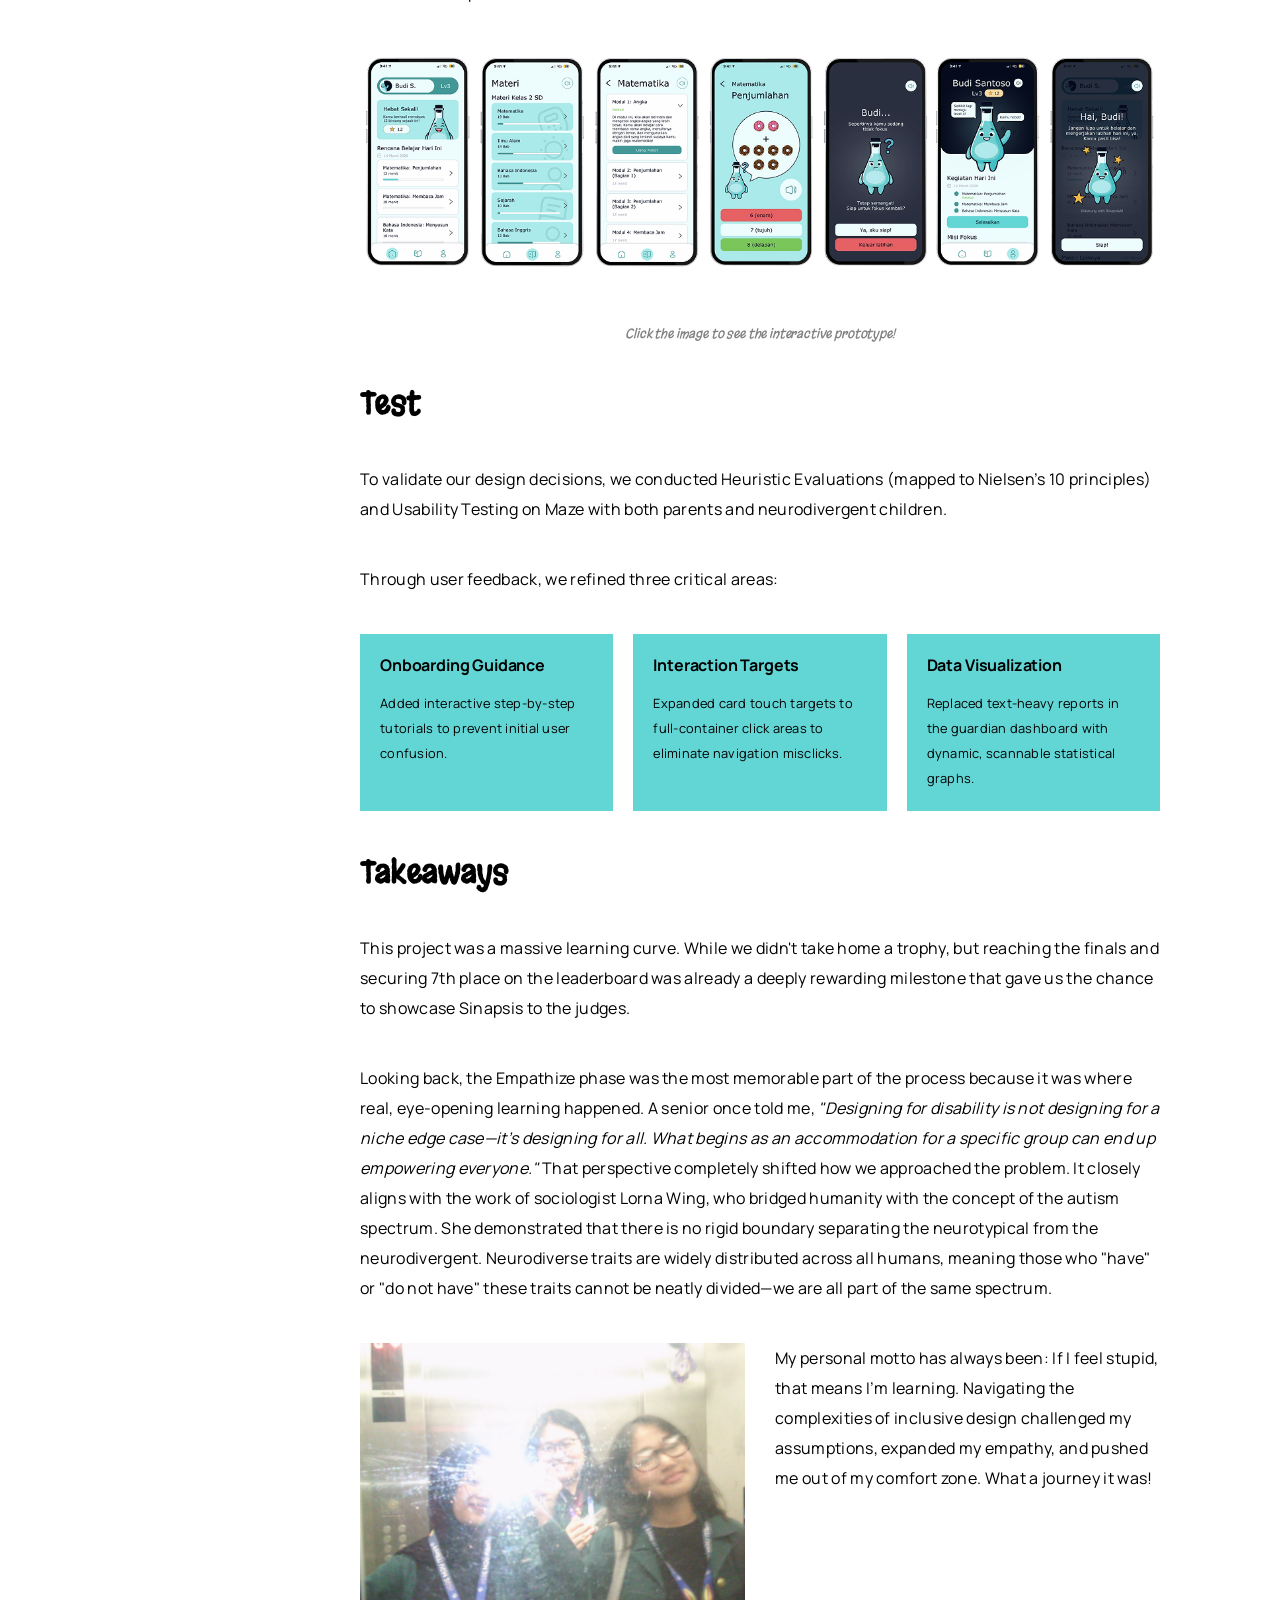
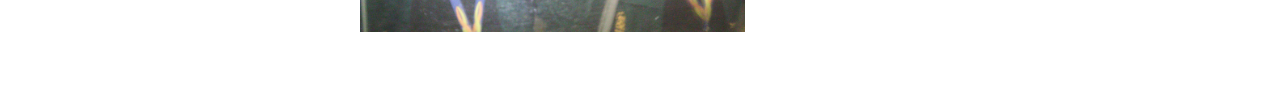
<file: sinapsis.html>
<!DOCTYPE html>
<html lang="en">

<head>
    <meta charset="UTF-8">
    <meta name="viewport" content="width=device-width, initial-scale=1.0">
    <link rel="preconnect" href="https://fonts.googleapis.com">
    <link rel="preconnect" href="https://fonts.gstatic.com" crossorigin>
    <link
        href="https://fonts.googleapis.com/css2?family=Manrope:wght@300;400;600;700;800&family=Margarine&family=Newsreader:ital,opsz,wght@1,6..72,400;1,6..72,500&display=swap"
        rel="stylesheet">
    <link rel="stylesheet" href="styles.css" />
    <link rel="icon" type="image/png" href="assets/Favicon_Pencil.png" />
    <title>Sinapsis - UX Find IT! UGM 2026 Submission</title>
</head>

<body class="site_project_containers sinapsis">
    <aside class="sidebar">
        <div class="sidebar_menu">
            <header class="back_nav font-decorative">
                <a href="index.html#projects">← Back to Projects</a>
            </header>
            <nav class="side_nav font-primary">
                <ul role="list">
                    <li><a href="#introduction">Introduction</a></li>
                    <li><a href="#empathize">Empathize</a></li>
                    <li><a href="#define">Define</a></li>
                    <li><a href="#ideate">Ideate</a></li>
                    <li><a href="#prototype">Prototype</a></li>
                    <li><a href="#test">Test</a></li>
                    <li><a href="#takeaways">Takeaways</a></li>
                </ul>
            </nav>
        </div>

        <div class="sidebar_info font-primary">
            <div class="sidebar_info_item">
                <span class="sidebar_info_label font-decorative">Role</span>
                <span class="sidebar_info_value">Team Lead, Product Designer</span>
            </div>
            <div class="sidebar_info_item">
                <span class="sidebar_info_label font-decorative">Timeline</span>
                <span class="sidebar_info_value">3 months (Feb-May 2026)</span>
            </div>
        </div>
    </aside>

    <div class="content">
        <div class="project_title">
            <h3>On Engineering Inclusivity</h3>
        </div>

        <section id="introduction" class="project_desc">
            <video controls loop muted>
                <source src="assets/sinapsis/Sinapsis_Loop.mp4" type="video/mp4">
                Your browser does not support the video tag.
            </video>
            <h4 class="font-decorative">Introduction</h4>
            <p>Sinapsis is an adaptive learning ecosystem designed for UX FindIT! Competition 2026, created to address
                the systemic educational barriers faced by neurodivergent children (specifically those with Autism,
                ADHD, and Dyslexia) in Indonesia. For this project, our team conceptualized, designed, and tested an
                end-to-end digital learning experience.</p>
            <div class="two_images">
                <figure class="image_caption">
                    <a href="https://ixdf.org/literature/article/design-thinking-a-quick-overview" target="_blank">
                        <img src="assets/sinapsis/Design_Thinking.png" alt="Design Thinking Framework">
                    </a>
                    <figcaption class="img_caption font-decorative">Click the image to learn more about the framework!
                    </figcaption>
                </figure>
                <p>Our product development workflow was anchored in the <strong>Design Thinking Framework</strong>—a
                    five-stage human-centered approach that allowed us to iterate between understanding user needs and
                    delivering an accessible digital platform.</p>
            </div>
        </section>

        <section id="empathize" class="project_desc">
            <h4 class="font-decorative">Empathize</h4>
            <p>We began our research by asking:</p>
            <div class="highlight_box">
                <p>How do neurodivergent children truly process information, and why do conventional digital learning
                    platforms fail them?</p>
            </div>
            <p>In order to understand the spectrum of neurodiversity in Indonesia a bit better, we conducted
                semi-structured interviews with six key stakeholders: special education experts, shadow teachers,
                parents, and neurodivergent friends. From their lived experiences, we synthesized our qualitative data
                into an <strong>Empathy Map</strong> to capture what neurodivergent learners say, think, feel, and do.
            </p>
            <div class="empathy_map">
                <div class="empathy_grid">
                    <div class="empathy_quadrant">
                        <h5 class="empathy_title">Says</h5>
                        <div class="empathy_notes">
                            <div class="empathy_note">
                                <p>“I prefer studying using videos or pictures.”</p>
                            </div>
                            <div class="empathy_note">
                                <p>“If the interface/<wbr>layout is too cluttered, I get confused.”</p>
                            </div>
                            <div class="empathy_note">
                                <p>“I easily get distracted while studying.”</p>
                            </div>
                            <div class="empathy_note">
                                <p>“Studying becomes enjoyable when it's fun.”</p>
                            </div>
                        </div>
                        <p class="empathy_summary">Children prefer simple, visual, and clear learning methods.</p>
                    </div>

                    <div class="empathy_quadrant">
                        <h5 class="empathy_title">Thinks</h5>
                        <div class="empathy_notes">
                            <div class="empathy_note">
                                <p>“Studying is hard when there is too much text.”</p>
                            </div>
                            <div class="empathy_note">
                                <p>“It's easier to understand when there are examples.”</p>
                            </div>
                            <div class="empathy_note">
                                <p>“Studying feels better when it isn't complicated.”</p>
                            </div>
                            <div class="empathy_note">
                                <p>Likes being able to learn in their own way.</p>
                            </div>
                        </div>
                        <p class="empathy_summary">Children think learning is easier when it is straightforward and
                            tailored to their own preferences.</p>
                    </div>

                    <div class="empathy_quadrant">
                        <h5 class="empathy_title">Feels</h5>
                        <div class="empathy_notes">
                            <div class="empathy_note">
                                <p>Gets bored quickly while studying.</p>
                            </div>
                            <div class="empathy_note">
                                <p>Feels confused when there is too much material.</p>
                            </div>
                            <div class="empathy_note">
                                <p>Gets frustrated when they don't understand.</p>
                            </div>
                            <div class="empathy_note">
                                <p>Feels happy when able to finish/accomplish something.</p>
                            </div>
                        </div>
                        <p class="empathy_summary">Children often feel bored, confused, and frustrated when they don't
                            understand the material.</p>
                    </div>

                    <div class="empathy_quadrant">
                        <h5 class="empathy_title">Does</h5>
                        <div class="empathy_notes">
                            <div class="empathy_note">
                                <p>Often procrastinates on studying.</p>
                            </div>
                            <div class="empathy_note">
                                <p>Stops studying once bored.</p>
                            </div>
                            <div class="empathy_note">
                                <p>Prefers studying through videos or games.</p>
                            </div>
                            <div class="empathy_note">
                                <p>Studies for long stretches once focused.</p>
                            </div>
                        </div>
                        <p class="empathy_summary">Children tend to delay or quit studying when uninterested, but can
                            maintain high focus for long periods when the learning method is right for them.</p>
                    </div>
                </div>
            </div>
            <p>Through our desk research we also began to understand the key differences between inclusive and adaptive.
                This distinction is fundamental to understanding how technology meets the needs of neurodivergent
                individuals.</p>
            <div class="themes">
                <div class="theme_box cols-2">
                    <div class="theme_box_text">
                        <p>Inclusive design refers to universal accessibility features (e.g., sensory inputs adjustable
                            for all users).</p>
                    </div>
                    <div class="theme_box_text">
                        <p>Adaptive design involves real-time personalization (e.g., AI-driven adjustments to task
                            difficulty based on individual performance).</p>
                    </div>
                </div>
            </div>
        </section>

        <section id="define" class="project_desc">
            <h4 class="font-decorative">Define</h4>
            <p>We mapped out the key <strong>pain points</strong>—such as text-heavy interfaces, rigid learning
                schedules, high
                cognitive loads, and lack of real-time focus intervention—and framed them into actionable <strong>How
                    Might We</strong> statements:</p>
            <div class="hmw_container">
                <div class="hmw_grid">
                    <div class="hmw_card">
                        <div class="hmw_badge">How Might We - 1</div>
                        <div class="hmw_body">
                            <p>How might we help neurodivergent children maintain focus during learning by minimizing
                                distractions and providing timely interventions when attention wanes?</p>
                        </div>
                    </div>

                    <div class="hmw_card">
                        <div class="hmw_badge">How Might We - 2</div>
                        <div class="hmw_body">
                            <p>How might we present learning materials that are more visual, interactive, and easily
                                understood by children?</p>
                        </div>
                    </div>

                    <div class="hmw_card">
                        <div class="hmw_badge">How Might We - 3</div>
                        <div class="hmw_body">
                            <p>How might we design a structured yet flexible learning system that accommodates each
                                child's rhythm and schedule?</p>
                        </div>
                    </div>

                    <div class="hmw_card">
                        <div class="hmw_badge">How Might We - 4</div>
                        <div class="hmw_body">
                            <p>How might we deliver a personalized and adaptive learning experience tailored to each
                                child's ability, learning pace, and focus level?</p>
                        </div>
                    </div>

                    <div class="hmw_card">
                        <div class="hmw_badge">How Might We - 5</div>
                        <div class="hmw_body">
                            <p>How might we empower parents and educators to monitor children's learning progress and
                                effectively manage screen time and app usage?</p>
                        </div>
                    </div>
                </div>
            </div>
        </section>

        <section id="ideate" class="project_desc">
            <h4 class="font-decorative">Ideate</h4>
            <p>During our ideation phase, we first established the identity of our product.</p>
            <div class="two_images">
                <img src="assets/sinapsis/Logo.png" alt="Sinapsis Logo">
                <p>The name “Sinapsis” (synapse: the neural junction connecting signals) signifies learning while
                    symbolizing the platform's role as a bridge between child, parent, and teacher. Visually, the logo
                    combines a test tube silhouette (representing a structured AI tech ecosystem) with emerging dendrite
                    sprouts (symbolizing individual growth and neurodivergent potential).</p>
            </div>
            <p>To solve our <strong>How Might We</strong> questions, we ran <strong>Crazy 8</strong>'s sketching
                sessions and prioritized
                feature
                ideas using an
                <strong>Impact-Effort Matrix</strong>. This led to three core product mechanisms:
            </p>
            <div class="themes">
                <div class="theme_box cols-3">
                    <div class="theme_box_text">
                        <h6>Hyper-Personalized Adaptive Learning AI</h6>
                        <p>Automatically adjusts exercise difficulty based on
                            real-time speed and accuracy.
                        </p>
                    </div>
                    <div class="theme_box_text">
                        <h6>Smart Distraction Detection</h6>
                        <p>Detects focus loss using time-threshold algorithms and triggers
                            a friendly mascot intervention.</p>
                    </div>
                    <div class="theme_box_text">
                        <h6>Dual-Dashboard Ecosystem</h6>
                        <p>Separate tailored flows for children (gamified, visual, low-noise)
                            and guardians (data-driven, customizable).</p>
                    </div>
                </div>
            </div>
            <figure class="image_caption">
                <a href="https://sciaverma7.medium.com/rapid-brainstorming-with-crazy-eights-2d0d992e91ae"
                    target="_blank">
                    <img src="assets/sinapsis/Crazy_8.png" alt="Sinapsis Crazy 8" style="max-width: min(700px, 100%);">
                </a>
                <figcaption class="img_caption font-decorative">Click the image to learn more about Crazy 8 Method!
                </figcaption>
            </figure>
        </section>

        <section id="prototype" class="project_desc">
            <h4 class="font-decorative">Prototype</h4>
            <p>We translated our concepts into low-fidelity wireframes and built high-fidelity interactive prototypes
                across mobile platforms.</p>
            <figure class="image_caption">
                <a href="https://www.figma.com/proto/xMPdJqnKnml0DH6PmzQdWs/Sinapsis---FindIT-UX-2026?node-id=123-1200&viewport=1509%2C23%2C0.28&t=y9a9d8TB940mZHQZ-0&scaling=scale-down&content-scaling=fixed&starting-point-node-id=123%3A1200&show-proto-sidebar=1"
                    target="_blank">
                    <img src="assets/sinapsis/Prototype.png" alt="Sinapsis Prototype">
                </a>
                <figcaption class="img_caption font-decorative">Click the image to see the interactive prototype!
                </figcaption>
            </figure>
        </section>

        <section id="test" class="project_desc">
            <h4 class="font-decorative">Test</h4>
            <p>To validate our design decisions, we conducted Heuristic Evaluations (mapped to Nielsen’s 10 principles)
                and Usability Testing on Maze with both parents and neurodivergent children.</p>
            <p>Through user feedback, we refined three critical areas: </p>
            <div class="themes">
                <div class="theme_box cols-3">
                    <div class="theme_box_text">
                        <h6>Onboarding Guidance</h6>
                        <p>Added interactive step-by-step tutorials to prevent initial user
                            confusion.</p>
                    </div>
                    <div class="theme_box_text">
                        <h6>Interaction Targets</h6>
                        <p>Expanded card touch targets to full-container click areas to eliminate
                            navigation misclicks.</p>
                    </div>
                    <div class="theme_box_text">
                        <h6>Data Visualization</h6>
                        <p>Replaced text-heavy reports in the guardian dashboard with dynamic,
                            scannable statistical graphs.
                        </p>
                    </div>
                </div>
            </div>
        </section>

        <section id="takeaways" class="project_desc">
            <h4 class="font-decorative">Takeaways</h4>
            <p>This project was a massive learning curve. While we didn't take home a trophy, but reaching the finals
                and
                securing 7th place on the leaderboard was already a deeply rewarding milestone that gave us the chance
                to showcase Sinapsis to the judges.</p>
            <p>Looking back, the Empathize phase was the most memorable part of the process because it was where real,
                eye-opening learning happened. A senior once told me, <i>"Designing for disability is not designing for
                    a
                    niche edge case—it’s designing for all. What begins as an accommodation for a specific group can end
                    up
                    empowering everyone."</i> That perspective completely shifted how we approached the
                problem. It closely aligns with the work of sociologist Lorna Wing, who bridged humanity with the
                concept of the autism spectrum. She demonstrated that there is no rigid boundary separating the
                neurotypical from the neurodivergent. Neurodiverse traits are widely distributed across all humans,
                meaning those who "have" or "do not have" these traits cannot be neatly divided—we are all part of the
                same spectrum.</p>
            <div class="two_images">
                <img src="assets/sinapsis/shinchan_kayang.JPG" alt="Team">
                <p>My personal motto has always been: If I feel stupid, that means I’m learning. Navigating the
                    complexities of inclusive design challenged my assumptions, expanded my empathy, and pushed me out
                    of my comfort zone. What a journey it was!</p>
            </div>
        </section>
    </div>
</body>
</file>
<file: styles.css>
/*
 * CORE CONFIG
 * This powers everything from utility class generation to breakpoints
 * to enabling/disabling pre-built components/utilities.
 */

/* Box sizing rules */
*,
*::before,
*::after {
    box-sizing: border-box;
}

/* Remove default margin */
body,
h1,
h2,
h3,
h4,
p,
figure,
blockquote,
dl,
dd {
    margin: 0;
}

/* Remove list styles on ul, ol elements with a list role, which suggests default styling will be removed */
ul[role="list"],
ol[role="list"] {
    list-style: none;
    padding: 0;
}

html {
    scroll-behavior: smooth;
}

/* Set core root defaults */
html:focus-within {
    scroll-behavior: smooth;
}

/* Set core body defaults */
body {
    min-height: 100vh;
    text-rendering: optimizeSpeed;
    letter-spacing: -0.01em;
    font-family: "Manrope", sans-serif;
}

/* All elements that don't have a class get default styles */
a:not([class]) {
    text-decoration-skip-ink: auto;
}

/* Make images and videos easier to work with */
img,
picture,
video {
    max-width: 100%;
    height: auto;
    display: block;
}

/* Inherit fonts for inputs and buttons */
input,
button,
textarea,
select {
    font: inherit;
}

@media (prefers-reduced-motion: reduce) {
    html:focus-within {
        scroll-behavior: auto;
    }
}

:focus {
    outline: none;
    /* outline-offset: 0.2rem; */
}

main:focus {
    outline: none;
}

/* @link https://utopia.fyi/type/calculator?c=320,18,1.2,1240,20,1.25,5,2,&s=0.75|0.5|0.25,1.5|2|3|4|6,s-l&g=s,l,xl,12 */

:root {
    --step--2: clamp(0.7813rem, 0.7747rem + 0.0326vw, 0.8rem);
    --step--1: clamp(0.9375rem, 0.9158rem + 0.1087vw, 1rem);
    --step-0: clamp(1.125rem, 1.0815rem + 0.2174vw, 1.25rem);
    --step-1: clamp(1.35rem, 1.2761rem + 0.3696vw, 1.5625rem);
    --step-2: clamp(1.62rem, 1.5041rem + 0.5793vw, 1.9531rem);
    --step-3: clamp(1.944rem, 1.771rem + 0.8651vw, 2.4414rem);
    --step-4: clamp(2.3328rem, 2.0827rem + 1.2504vw, 3.0518rem);
    --step-5: clamp(2.7994rem, 2.4462rem + 1.7658vw, 3.8147rem);
}

/* @link https://utopia.fyi/space/calculator?c=320,18,1.2,1240,20,1.25,5,2,&s=0.75|0.5|0.25,1.5|2|3|4|6,s-l&g=s,l,xl,12 */

:root {
    --space-3xs: clamp(0.3125rem, 0.3125rem + 0vw, 0.3125rem);
    --space-2xs: clamp(0.5625rem, 0.5408rem + 0.1087vw, 0.625rem);
    --space-xs: clamp(0.875rem, 0.8533rem + 0.1087vw, 0.9375rem);
    --space-s: clamp(1.125rem, 1.0815rem + 0.2174vw, 1.25rem);
    --space-m: clamp(1.6875rem, 1.6223rem + 0.3261vw, 1.875rem);
    --space-l: clamp(2.25rem, 2.163rem + 0.4348vw, 2.5rem);
    --space-xl: clamp(3.375rem, 3.2446rem + 0.6522vw, 3.75rem);
    --space-2xl: clamp(4.5rem, 4.3261rem + 0.8696vw, 5rem);
    --space-3xl: clamp(6.75rem, 6.4891rem + 1.3043vw, 7.5rem);
}

h1,
.h1 {
    font-size: var(--step-5);
}

h2,
.h2 {
    font-size: var(--step-4);
    font-weight: 300;
}

h3,
.h3 {
    font-size: var(--step-3);
    font-weight: 600;
}

h4,
.h4 {
    font-size: var(--step-2);
}

h5,
.h5 {
    font-size: var(--step-1);
    font-weight: 300;
}

h6,
.h6 {
    font-size: var(--step--1);
}

p,
.p {
    font-size: var(--step--1);
    font-weight: 400;
    line-height: var(--space-m);
    letter-spacing: 0.02em;
}


/* define some constants */
.flex {
    display: flex;
    align-items: center;
    gap: var(--space-s);
}

@media (max-width: 468px) {
    .flex {
        flex-wrap: wrap;
    }
}

.flex_center {
    justify-content: center;
}

.flex_around {
    justify-content: space-around;
}

.flex_between {
    justify-content: space-between;
}

@media (max-width: 468px) {
    .flex_around {
        justify-content: center;
    }
}

.text_center {
    text-align: center;
}

.text_right {
    text-align: right;
}

/* define spacing */
.padding-top-3xs {
    padding: var(--space-3xs);
}

/* create the wrappers */
.wrapper {
    width: 100%;
    max-width: 1240px;
    margin: 0 auto;
}

.wrapper_inner {
    width: 100%;
    max-width: 800px;
    margin: 0 auto;
}

.font-primary {
    font-family: "Manrope", sans-serif;
}

.font-decorative {
    font-family: "Margarine", sans-serif;
}


/*  */
/*  */
/*  */


.site {
    margin: var(--space-m) var(--space-xl);
}

.header_web_name a {
    font-size: var(--step-0);
    color: black;
    text-decoration: none;
}

.right_header a {
    font-size: var(--step--1);
    text-decoration: none;
    color: black;
}

.right_header a:hover {
    text-decoration: underline;
    text-underline-offset: var(--space-3xs);
}

.right_header {
    justify-content: flex-end;
    gap: var(--space-xl);
}

.hero {
    margin-top: var(--space-2xl);
}

.hero_text_changer {
    box-sizing: content-box;
    gap: var(--space-3xs);
}

.roles_container {
    overflow: hidden;
    display: inline-block;
    height: var(--step-5);
    /* line-height: var(--step-5); */
}

.role {
    font-size: var(--step-4);
    display: block;
    height: var(--step-5);
    line-height: var(--step-5);
    padding-left: 6px;
    color: black;
    animation: role-change 6s infinite;
}

@keyframes role-change {

    0%,
    18% {
        transform: translateY(0%);
    }

    25%,
    43% {
        transform: translateY(-100%);
    }

    50%,
    68% {
        transform: translateY(-200%);
    }

    75%,
    93% {
        transform: translateY(-300%);
    }

    100% {
        transform: translateY(-400%);
    }
}

.projects {
    margin-top: var(--space-2xl);
}

.projects_title {
    gap: var(--space-3xs);
}

.menu-toggle {
    display: none;
}

.hamburger {
    display: none;
    cursor: pointer;
    flex-direction: column;
    gap: 6px;
}

.hamburger span {
    width: 28px;
    height: 3px;
    background-color: black;
    transition: all 0.3s ease;
}

@media (max-width: 768px) {
    body:has(#menu-toggle:checked) {
        /* No scroll when hamburger page opened */
        overflow: hidden;
    }

    .hamburger {
        display: flex;
        position: relative;
        z-index: 101;
    }

    .right_header {
        position: fixed;
        top: 0;
        right: -100%;
        width: 100%;
        height: 100vh;
        background-color: white;
        flex-direction: column;
        align-items: center;
        justify-content: center;
        gap: 2.5rem;
        transition: right 0.4s ease;
        z-index: 100;
    }

    .menu-toggle:checked~.right_header {
        right: 0;
        /* Buka menu saat checkbox dicentang */
    }

    .menu-toggle:checked~.hamburger span:nth-child(1) {
        transform: translateY(9px) rotate(45deg);
        /* X animation for hamburger */
    }

    .menu-toggle:checked~.hamburger span:nth-child(2) {
        opacity: 0;
    }

    .menu-toggle:checked~.hamburger span:nth-child(3) {
        transform: translateY(-9px) rotate(-45deg);
    }
}

.project_filters {
    gap: var(--space-xs);
}

.filter {
    font-size: var(--step--1);
    background-color: white;
    border-radius: 99px;
    border-style: solid;
    border-width: 0.8px;
    border-color: black;
    padding-inline: var(--space-s);
    padding-block: var(--space-2xs);

    transition: all 0.2s ease-in-out;
    user-select: none;
}

.filter.active {
    background-color: black;
    color: white;
}

.filter:not(.active):hover {
    cursor: pointer;
    box-shadow: var(--space-3xs) var(--space-3xs) 0 black;
}

.grid {
    counter-reset: project;
    margin: var(--space-xl) 0 var(--space-3xl);
    gap: var(--space-l);
    display: grid;
    grid-template-columns: repeat(3, 1fr);
    align-items: stretch;
}

.card {
    position: relative;
    text-decoration: none;
    color: inherit;
    display: flex;
    flex-direction: column;
    gap: var(--space-xs);
    padding: var(--space-xs);
    padding-top: calc(var(--space-3xs) + 2px);
    border-radius: var(--space-xs);
    background-color: transparent;
    border: none;
    transition: transform 0.25s cubic-bezier(0.16, 1, 0.3, 1);
    counter-increment: project;
    animation: cardFadeIn 0.3s cubic-bezier(0.16, 1, 0.3, 1) both;
}

.card_folder_bg {
    position: absolute;
    top: 0;
    left: 0;
    width: 100%;
    height: 100%;
    pointer-events: none;
    overflow: visible;
    z-index: 0;
}

.folder_path {
    fill: #ffffff;
    stroke: rgba(0, 0, 0, 0.08);
    stroke-width: 1;
    transition: fill 0.25s cubic-bezier(0.16, 1, 0.3, 1),
        stroke 0.25s cubic-bezier(0.16, 1, 0.3, 1),
        filter 0.25s cubic-bezier(0.16, 1, 0.3, 1);
}

.card:not(:has(.lock_project)):hover {
    transform: translateY(-2px);
}

.card:not(:has(.lock_project)):hover .folder_path {
    fill: #fafafa;
    stroke: rgba(0, 0, 0, 0.18);
    filter: drop-shadow(0 10px 24px rgba(0, 0, 0, 0.06));
}

@keyframes cardFadeIn {
    from {
        opacity: 0;
        transform: translateY(8px);
    }

    to {
        opacity: 1;
        transform: translateY(0);
    }
}

.card_header,
.thumb,
.card_body {
    position: relative;
    z-index: 1;
}

.card_header {
    display: flex;
    align-items: flex-start;
    justify-content: space-between;
    padding: var(--space-3xs) var(--space-3xs) 0;
    min-height: 28px;
}

.card_index_wrap {
    display: flex;
    align-items: center;
    gap: var(--space-3xs);
}

.card_num {
    font-weight: 700;
    font-size: var(--step--2);
    color: black;
    letter-spacing: 0.02em;
}

.card_num::before {
    content: counter(project, decimal-leading-zero);
}

.card_divider {
    color: #ccc;
    font-size: var(--step--2);
}

.card_category {
    font-weight: 600;
    font-size: clamp(0.72rem, 0.7rem + 0.08vw, 0.78rem);
    letter-spacing: 0.08em;
    text-transform: uppercase;
    color: #666;
}

.card_status {
    font-size: clamp(0.72rem, 0.7rem + 0.08vw, 0.78rem);
    font-weight: 500;
    color: #888;
    margin-top: 13px;
    letter-spacing: 0.02em;
}

.card_status.is-locked {
    font-size: clamp(0.68rem, 0.65rem + 0.05vw, 0.74rem);
    font-weight: 600;
    background-color: rgba(0, 0, 0, 0.05);
    padding: 3px 10px;
    border-radius: 99px;
    color: #555;
    letter-spacing: 0.02em;
}

.thumb {
    position: relative;
    overflow: hidden;
    border-radius: var(--space-2xs);
    aspect-ratio: 5 / 4;
    background-color: #f3f3f3;
}

.card img {
    width: 100%;
    height: 100%;
    object-fit: cover;
    border-radius: var(--space-2xs);
    transition: transform 0.4s cubic-bezier(0.16, 1, 0.3, 1);
}

.card:not(:has(.lock_project)):hover img {
    transform: scale(1.03);
}

.card_body {
    display: flex;
    flex-direction: column;
    gap: 4px;
    padding: var(--space-3xs) var(--space-3xs) var(--space-2xs);
}

.card_title_row {
    display: flex;
    align-items: baseline;
    justify-content: space-between;
    gap: var(--space-xs);
}

.card_title {
    color: black;
    font-size: clamp(1.125rem, 1.05rem + 0.35vw, 1.38rem);
    font-weight: 400;
    line-height: 1.25;
    margin: 0;
}

.card_action_icon {
    font-size: var(--step-0);
    color: #888;
    transition: transform 0.25s cubic-bezier(0.16, 1, 0.3, 1),
        color 0.25s ease;
    flex-shrink: 0;
}

.card:not(:has(.lock_project)):hover .card_action_icon {
    transform: translate(3px, -3px);
    color: black;
}

.card_sub {
    color: #666;
    font-size: var(--step--2);
    line-height: 1.45;
    margin: 0;
}

.lock_project {
    background-color: rgba(0, 0, 0, 0.6);
    backdrop-filter: blur(5px);
    -webkit-backdrop-filter: blur(5px);
    border-radius: var(--space-2xs);
    display: flex;
    flex-direction: column;
    justify-content: center;
    align-items: center;
    gap: var(--space-3xs);
    position: absolute;
    top: 0;
    left: 0;
    right: 0;
    bottom: 0;
    height: 100%;
    opacity: 0;
    transition: opacity 0.25s ease;
    pointer-events: none;
}

.card:has(.lock_project) {
    cursor: default;
}

.card:has(.lock_project) .thumb:hover {
    cursor: not-allowed;
}

.card:has(.lock_project):hover .lock_project {
    opacity: 1;
}

.lock_project img {
    width: var(--step-2);
    height: var(--step-2);
}

.lock_project h5 {
    color: white;
    font-weight: 600;
    font-size: var(--step--1);
    margin: 0;
}

@media (max-width: 992px) {
    .grid {
        grid-template-columns: repeat(2, 1fr);
        gap: var(--space-m);
        margin: var(--space-l) 0 var(--space-2xl);
    }
}

@media (max-width: 640px) {
    .grid {
        grid-template-columns: 1fr;
        gap: var(--space-m);
    }

    .card {
        padding: var(--space-3xs);
    }
}

/*  */
/*  */
/*  */

.site_project,
.site_project_containers {
    margin: var(--space-m) var(--space-3xl);
}

.site_project_containers {
    display: grid;
    grid-template-columns: 200px 1fr;
    gap: var(--space-l);
    align-items: start;
}

.content {
    min-width: 0;
}

.back_nav a {
    font-size: var(--step--1);
    color: black;
    text-decoration: none;
}

.back_nav a:hover {
    text-decoration: underline;
    text-underline-offset: var(--space-3xs);
}

.sidebar {
    position: sticky;
    top: var(--space-l);
    align-self: start;
    height: calc(100vh - var(--space-2xl));
    max-height: calc(100vh - var(--space-2xl));
    display: flex;
    flex-direction: column;
    justify-content: space-between;
    overflow-y: auto;
}

.sidebar_menu {
    display: flex;
    flex-direction: column;
    gap: var(--space-s);
}

.sidebar_info {
    margin-top: auto;
    padding-top: var(--space-l);
    display: flex;
    flex-direction: column;
    gap: var(--space-m);
}

.sidebar_info_item {
    display: flex;
    flex-direction: column;
    gap: var(--space-3xs);
}

.sidebar_info_label {
    font-family: "Margarine", sans-serif;
    font-size: var(--step-0);
    color: #111;
    line-height: 1.2;
}

.sidebar_info_value {
    font-size: var(--step--2);
    font-weight: 400;
    color: #333;
    line-height: 1.4;
}

.side_nav a {
    color: gray;
    text-decoration: none;
}

.side_nav a:hover {
    text-decoration: underline;
    line-height: var(--step-l);
}

.side_nav ul {
    display: flex;
    flex-direction: column;
    gap: var(--space-xs);
}

.side_nav ul ul {
    margin-top: var(--space-2xs);
    gap: var(--space-2xs);
    padding-left: var(--space-s);
    list-style-type: none;
}

.project_title {
    margin: var(--space-m) 0;

}

.project_desc {
    gap: var(--space-l);
    display: flex;
    flex-direction: column;
}

.project_desc h5 {
    margin-bottom: 0;
    color: gray;
}

.project_desc h6 {
    margin: 0;
}

#introduction,
#logo,
#designsystem,
#empathize,
#define,
#ideate,
#prototype,
#test,
#learning,
#testing,
#visualization,
#takeaways {
    margin-bottom: var(--space-l);
}

.two_images,
.dd_section {
    display: grid;
    grid-template-columns: repeat(2, 1fr);
    gap: var(--space-m);
}

.highlight_box {
    padding: var(--space-s);
    background-color: var(--highlight-bg, #000);
    width: 100%;
}

.sinapsis {
    --highlight-bg: #62D5D5;
    --highlight-text: #000;
    --theme-box-bg: var(--highlight-bg);
    --theme-box-text: var(--highlight-text);
    --empathy-bg: #cbf1f1;
    --empathy-border: #57c7c7;
    --empathy-title: #208b8b;
    --empathy-note-bg: #9ee5e5;
    --empathy-note-text: #0f172a;
}

.lakara {
    --highlight-bg: #144224;
    --highlight-text: #fff;
    --theme-box-bg: var(--highlight-bg);
    --theme-box-text: var(--highlight-text);
}

.melek {
    --highlight-bg: #005FBF;
    --highlight-text: #fff;
    --theme-box-bg: var(--highlight-bg);
    --theme-box-text: var(--highlight-text);
    --empathy-bg: #EAF2FC;
    --empathy-border: #7EA6E0;
    --empathy-title: #004791;
    --empathy-note-bg: #CBE0F8;
    --empathy-note-text: #0f172a;
    --hmw-badge-bg: #005FBF;
}

.highlight_box p {
    color: var(--highlight-text, #fff);
    font-weight: 600;
    text-align: center;
}

/* Pill / Capsule List */
.pill_list {
    display: flex;
    flex-direction: column;
    gap: var(--space-2xs);
    width: 100%;
}

.pill_item {
    border: 1px solid #1a1a1a;
    border-radius: 999px;
    padding: var(--space-2xs) var(--space-m);
    background-color: #ffffff;
    font-size: var(--step--1);
    line-height: 1.5;
    color: #1a1a1a;
}

.pill_item strong {
    font-weight: 700;
}

@media (max-width: 600px) {
    .pill_item {
        border-radius: 20px;
        padding: var(--space-2xs) var(--space-s);
    }
}

.themes {
    gap: var(--space-xs);
    display: flex;
    flex-direction: column;
}

.theme_box {
    display: grid;
    grid-template-columns: repeat(var(--cols), 1fr);
    gap: var(--space-s);
}

.theme_box.cols-1 {
    --cols: 1;
}

.theme_box.cols-2 {
    --cols: 2;
}

.theme_box.cols-3 {
    --cols: 3;
}

.theme_box.cols-4 {
    --cols: 4;
}

.theme_box.cols-5 {
    --cols: 5;
}

.theme_box_text {
    padding: var(--space-s);
    background-color: var(--theme-box-bg, var(--highlight-bg, #000));
    color: var(--theme-box-text, var(--highlight-text, white));
}

.theme_box_text h6 {
    margin: 0;
    color: inherit;
    margin-bottom: var(--space-xs);
}

.theme_box_text p {
    font-size: var(--step--2);
    line-height: var(--step-1);
    color: inherit;
}

.image_caption {
    display: flex;
    flex-direction: column;
    align-items: center;
    max-width: 100%;
    font-size: var(--step--2);
    color: gray;
    font-style: italic;
    /* margin-bottom: var(--space-l); */
    text-align: center;
}

.image_caption a {
    display: flex;
    justify-content: center;
    max-width: 100%;
}

.image_caption img {
    max-width: 100%;
    height: auto;
    margin: 0 auto;
}

.img_caption {
    margin-top: var(--space-s);
}

/* Empathy Map */
.empathy_map {
    container-type: inline-size;
    container-name: empathy;
    width: 100%;
    max-width: 100%;
    box-sizing: border-box;
    background-color: var(--empathy-bg, #cbf1f1);
    border-radius: var(--space-s);
    padding: var(--space-s);
    margin: var(--space-xs) 0;
}

.empathy_grid {
    display: grid;
    grid-template-columns: repeat(2, minmax(0, 1fr));
    gap: var(--space-s);
    min-width: 0;
}

.empathy_quadrant {
    min-width: 0;
    box-sizing: border-box;
    background-color: #ffffff;
    border: 2px solid var(--empathy-border, #57c7c7);
    border-radius: var(--space-xs);
    padding: var(--space-s);
    display: flex;
    flex-direction: column;
    justify-content: space-between;
    gap: var(--space-s);
}

.empathy_title {
    text-align: center;
    font-size: var(--step-0);
    font-weight: 800;
    color: var(--empathy-title, #208b8b);
    letter-spacing: 0.08em;
    text-transform: uppercase;
    margin: 0;
}

.empathy_notes {
    display: grid;
    grid-template-columns: repeat(3, minmax(0, 1fr));
    gap: 6px;
    align-items: stretch;
    min-width: 0;
}

.empathy_notes.cols-2 {
    grid-template-columns: repeat(2, minmax(0, 1fr));
}

.empathy_note {
    min-width: 0;
    box-sizing: border-box;
    background-color: var(--empathy-note-bg, #9ee5e5);
    border-radius: 6px;
    padding: 6px 8px;
    font-size: 0.68rem;
    line-height: 1.25;
    color: var(--empathy-note-text, #0f172a);
    display: flex;
    align-items: center;
    overflow-wrap: anywhere;
    word-break: break-word;
    hyphens: auto;
}

.empathy_note p {
    font-size: 0.68rem;
    line-height: 1.25;
    overflow-wrap: anywhere;
    word-break: break-word;
    hyphens: auto;
    margin: 0;
}

.empathy_summary {
    text-align: center;
    font-weight: 600;
    font-size: 0.74rem;
    color: #0f172a;
    line-height: 1.3;
    margin: 0;
    padding: 0 4px;
}

@container empathy (max-width: 720px) {
    .empathy_grid {
        grid-template-columns: 1fr;
    }
}

@container empathy (max-width: 360px) {
    .empathy_notes {
        grid-template-columns: 1fr;
    }
}

/* How Might We Questions */
.hmw_container {
    container-type: inline-size;
    container-name: hmw;
    width: 100%;
    max-width: 100%;
    box-sizing: border-box;
    background-color: var(--empathy-bg, #cbf1f1);
    border: 2px solid var(--empathy-border, #57c7c7);
    border-radius: var(--space-s);
    padding: var(--space-s);
    margin: var(--space-xs) 0;
}

.hmw_grid {
    display: grid;
    grid-template-columns: repeat(6, minmax(0, 1fr));
    gap: var(--space-s);
    min-width: 0;
}

.hmw_card {
    min-width: 0;
    box-sizing: border-box;
    display: flex;
    flex-direction: column;
    gap: 6px;
    grid-column: span 2;
}

.hmw_card:nth-child(4) {
    grid-column: 2 / span 2;
}

.hmw_card:nth-child(5) {
    grid-column: 4 / span 2;
}

.hmw_grid.cols-2 {
    grid-template-columns: repeat(2, minmax(0, 1fr));
}

.hmw_grid.cols-2 .hmw_card {
    grid-column: span 1 !important;
}

.hmw_badge {
    background-color: var(--hmw-badge-bg, #57c7c7);
    color: #ffffff;
    font-weight: 700;
    font-size: var(--step--2);
    text-align: center;
    padding: 8px 12px;
    border-radius: 8px;
    letter-spacing: 0.02em;
}

.hmw_body {
    flex: 1;
    background-color: #ffffff;
    border: 2px solid var(--empathy-border, #57c7c7);
    border-radius: 12px;
    padding: var(--space-s);
    display: flex;
    align-items: center;
    justify-content: center;
    min-width: 0;
    box-sizing: border-box;
}

.hmw_body p {
    text-align: center;
    font-size: var(--step--2);
    line-height: 1.45;
    color: #0f172a;
    margin: 0;
    word-break: break-word;
    overflow-wrap: break-word;
}

@container hmw (max-width: 720px) {
    .hmw_grid {
        grid-template-columns: 1fr;
    }

    .hmw_card {
        grid-column: auto !important;
    }
}

@media (max-width: 800px) {
    .hmw_grid {
        grid-template-columns: 1fr;
    }

    .hmw_card {
        grid-column: auto !important;
    }
}

@media (max-width: 768px) {
    body {
        overflow-x: hidden;
    }

    .site_project,
    .site_project_containers {
        margin: var(--space-m) var(--space-m);
    }

    .site_project_containers {
        display: flex;
        flex-direction: column;
        gap: var(--space-m);
    }

    .sidebar {
        position: static;
        max-height: none;
        height: auto;
    }

    .sidebar .side_nav {
        display: none;
    }

    .sidebar_info {
        margin-top: var(--space-s);
        padding-top: 0;
        flex-direction: row;
        flex-wrap: wrap;
        gap: var(--space-s) var(--space-l);
    }

    .two_images,
    .dd_section {
        grid-template-columns: repeat(1, 1fr);
    }

    .theme_box {
        grid-template-columns: repeat(2, 1fr);
    }

    .theme_box.cols-1 {
        grid-template-columns: 1fr;
    }

    .theme_box_2 {
        grid-template-columns: repeat(2, 1fr);
    }
}

@media (max-width: 1100px) {

    .site_project,
    .site_project_containers {
        margin: var(--space-m) var(--space-l);
    }

    .empathy_grid {
        grid-template-columns: 1fr;
    }
}

@media (max-width: 600px) {

    .theme_box,
    .theme_box_2 {
        grid-template-columns: 1fr;
    }

    .empathy_notes {
        grid-template-columns: 1fr;
    }

    .empathy_map {
        padding: var(--space-xs);
    }
}

/* Logo Philosophy Section */
.logo_philosophy {
    display: flex;
    flex-direction: column;
    gap: var(--space-m);
}

.logo_philosophy h6 {
    font-size: var(--step-0);
    margin: 0;
}

/* Default: Laptop / Desktop (1 baris = 4 kolom) */
.philosophy_grid {
    display: grid;
    grid-template-columns: repeat(4, 1fr);
    gap: var(--space-s);
}

.philosophy_item {
    display: flex;
    flex-direction: column;
    gap: var(--space-s);
}

.philosophy_item .theme_box_text,
.philosophy_item .highlight_box {
    flex: 1;
    display: flex;
    flex-direction: column;
    justify-content: center;
}

.philosophy_item .theme_box_text p,
.philosophy_item .highlight_box p {
    margin: 0;
}

.philosophy_item .img_placeholder,
.philosophy_item img {
    width: 100%;
    max-width: 160px;
    height: auto;
    aspect-ratio: 1 / 1;
    align-self: center;
    object-fit: contain;
}

.philosophy_item .img_placeholder {
    display: flex;
    align-items: center;
    justify-content: center;
    background-color: #f5f5f5;
    border: 1.5px dashed #ccc;
    border-radius: 8px;
    color: #888;
    font-size: var(--step--2);
    text-align: center;
    padding: var(--space-s);
}

/* Tablet (2 baris = 2 kolom) */
@media (max-width: 1024px) {
    .philosophy_grid {
        grid-template-columns: repeat(2, 1fr);
        gap: var(--space-m);
    }

    .philosophy_item .theme_box_text p,
    .philosophy_item .highlight_box p {
        font-size: var(--step--1);
    }

    .philosophy_item .img_placeholder,
    .philosophy_item img {
        max-width: 200px;
    }
}

/* Handphone (4 baris ke bawah = 1 kolom) */
@media (max-width: 600px) {
    .philosophy_grid {
        grid-template-columns: 1fr;
        gap: var(--space-m);
    }

    .philosophy_item .theme_box_text p,
    .philosophy_item .highlight_box p {
        font-size: var(--step--1);
    }

    .philosophy_item .img_placeholder,
    .philosophy_item img {
        max-width: 220px;
    }
}
</file>
